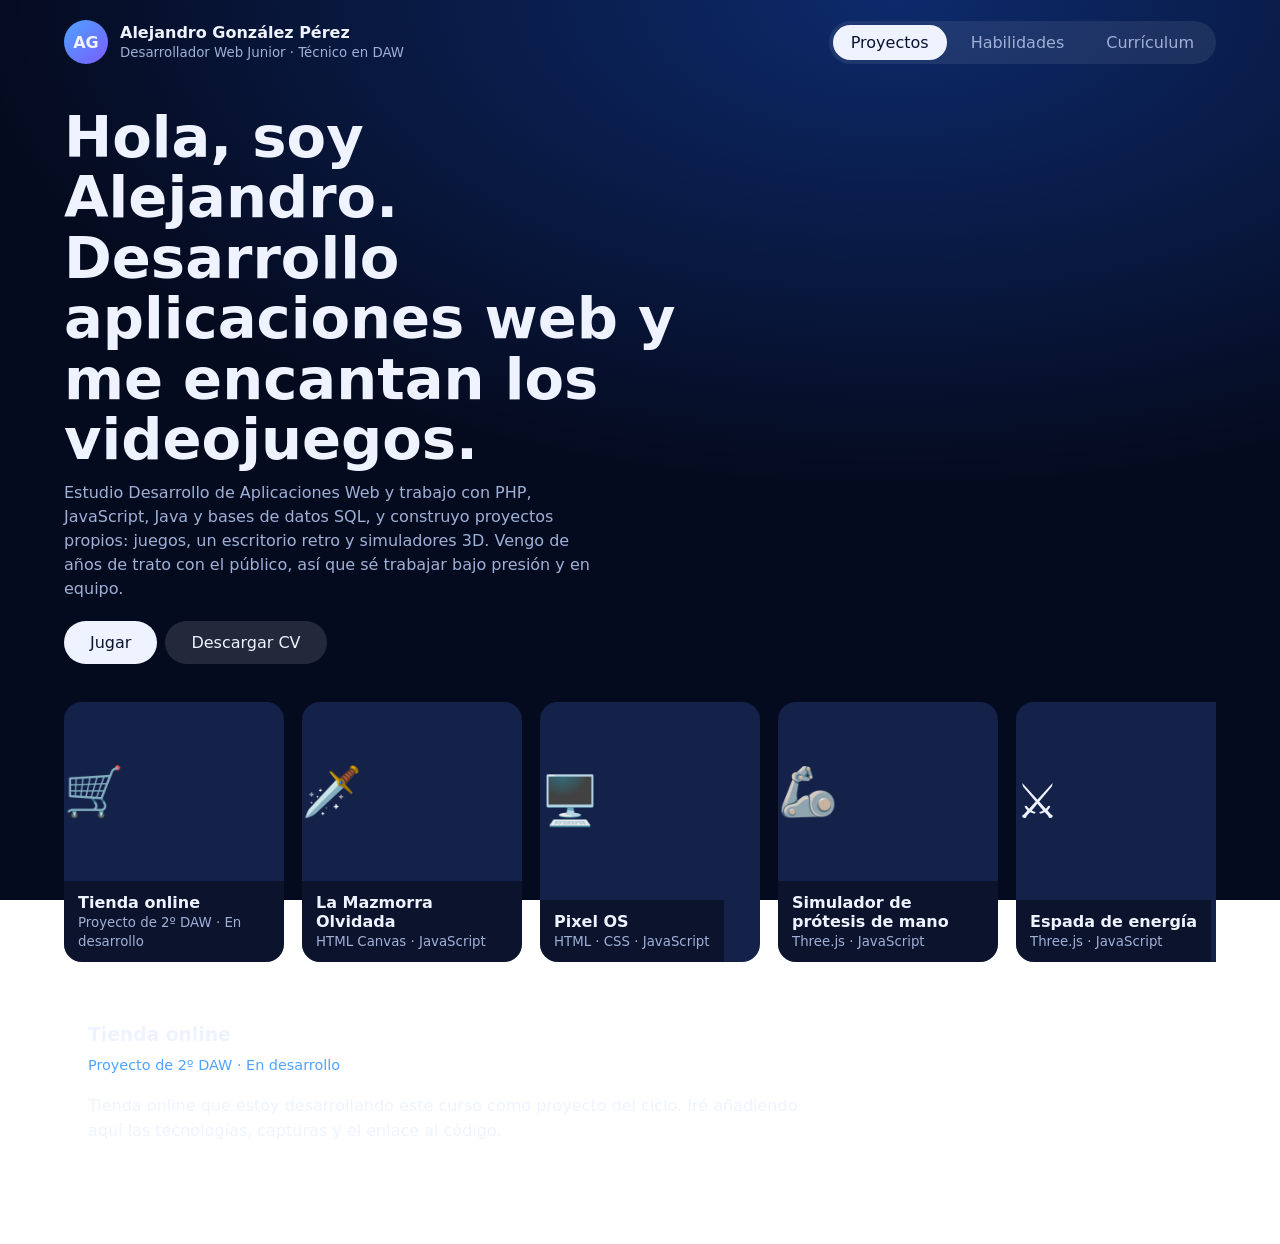
<file: index.html>
<!DOCTYPE html>
<html lang="es">
<head>
<meta charset="utf-8">
<meta name="viewport" content="width=device-width, initial-scale=1, viewport-fit=cover">
<title>Portfolio · Desarrollo de Aplicaciones Web</title>
<style>
:root{--bg:#050b1f;--bg2:#0d2a6b;--ink:#eef3ff;--mute:#9fb0d6;--card:#14224a;--acc:#4da3ff;--gold:#ffd24d;box-sizing:border-box;padding-top:env(safe-area-inset-top,0px);padding-bottom:env(safe-area-inset-bottom,0px)}
@media (prefers-color-scheme:dark){:root:not([data-theme="light"]){--bg:#050b1f}}
:root[data-theme="dark"]{--bg:#050b1f}
*{box-sizing:border-box}
html{height:100%;scroll-padding-top:env(safe-area-inset-top,0px)}
body{margin:0;min-height:100%;background:radial-gradient(120% 90% at 70% 0%,var(--bg2),var(--bg) 60%) fixed;color:var(--ink);font-family:"Rubik","Segoe UI",system-ui,sans-serif}
header{display:flex;justify-content:space-between;align-items:center;padding:20px 5vw;gap:12px;flex-wrap:wrap}
.user{display:flex;align-items:center;gap:12px}
.av{width:44px;height:44px;border-radius:50%;background:linear-gradient(135deg,var(--acc),#7b5cff);display:grid;place-items:center;font-weight:700}
nav{display:flex;gap:6px;background:#ffffff14;border-radius:999px;padding:4px}
nav button{background:none;border:0;color:var(--mute);padding:8px 18px;border-radius:999px;font:inherit;cursor:pointer}
nav button.on{background:var(--ink);color:#0a1330}
button:focus-visible,.tile:focus-visible{outline:3px solid var(--gold);outline-offset:3px}
main{padding:0 5vw 60px}
.hero{min-height:38vh;display:flex;flex-direction:column;justify-content:flex-end;max-width:640px;padding:24px 0}
h1{font-size:clamp(2rem,6vw,3.6rem);margin:0 0 10px;line-height:1.05}
.hero p{color:var(--mute);margin:0 0 20px;line-height:1.5;max-width:52ch}
.btn{display:inline-block;background:var(--ink);color:#0a1330;border:0;border-radius:999px;padding:12px 26px;font:600 1rem inherit;cursor:pointer;text-decoration:none;margin-right:8px}
.btn.ghost{background:#ffffff1f;color:var(--ink)}
.row{display:flex;gap:18px;overflow-x:auto;padding:14px 6px 24px;scroll-snap-type:x proximity}
.tile{flex:0 0 220px;height:260px;border-radius:18px;background:var(--card);border:0;color:var(--ink);text-align:left;padding:0;cursor:pointer;overflow:hidden;scroll-snap-align:start;transition:transform .2s,box-shadow .2s;display:flex;flex-direction:column;font:inherit}
.tile:hover,.tile:focus-visible{transform:scale(1.07);box-shadow:0 0 0 3px var(--ink),0 18px 40px #0008}
.art{flex:1;display:grid;place-items:center;font-size:3rem}
.tile div.t{padding:12px 14px;background:#0006}
.tile b{display:block}.tile small{color:var(--mute)}
.panel{max-width:760px;background:#ffffff0f;border-radius:18px;padding:24px;margin-top:10px;line-height:1.6}
.panel h3{margin:0 0 4px}.panel .when{color:var(--acc);font-size:.9rem}
.bars div{margin:10px 0}.bar{height:8px;background:#ffffff1f;border-radius:9px;overflow:hidden;margin-top:4px}.bar i{display:block;height:100%;background:linear-gradient(90deg,var(--acc),var(--gold))}
.chips{display:flex;flex-wrap:wrap;gap:8px}.chips span{background:#ffffff1f;border-radius:999px;padding:6px 14px;font-size:.92rem}
dialog{border:0;border-radius:18px;background:#0a1330;color:var(--ink);padding:18px;max-width:94vw}
dialog::backdrop{background:#000a}
canvas{display:block;background:#2f7d3a;border-radius:10px;max-width:100%;touch-action:none}
.hud{display:flex;justify-content:space-between;margin-bottom:8px;color:var(--mute)}
.pad{display:grid;grid-template-columns:repeat(3,52px);gap:6px;justify-content:center;margin-top:10px}
.pad button{height:46px;border-radius:12px;border:0;background:#ffffff22;color:var(--ink);font-size:1.2rem}
</style>
</head>
<body>
<header>
  <div class="user"><div class="av" id="ini"></div><div><b id="name"></b><br><small style="color:var(--mute)" id="role"></small></div></div>
  <nav id="nav"></nav>
</header>
<main>
  <section class="hero">
    <h1 id="hTitle"></h1>
    <p id="hText"></p>
    <div><a class="btn" href="mazmorra.html">Jugar</a><a class="btn ghost" id="cv" href="#">Descargar CV</a></div>
  </section>
  <div id="view"></div>
</main>

<script>
/* ===== EDITA AQUÍ TUS DATOS ===== */
const DATA={
  name:"Alejandro González Pérez", role:"Desarrollador Web Junior · Técnico en DAW",
  title:"Hola, soy Alejandro. Desarrollo aplicaciones web y me encantan los videojuegos.",
  text:"Estudio Desarrollo de Aplicaciones Web y trabajo con PHP, JavaScript, Java y bases de datos SQL, y construyo proyectos propios: juegos, un escritorio retro y simuladores 3D. Vengo de años de trato con el público, así que sé trabajar bajo presión y en equipo.",
  cvUrl:"CV_Alejandro_Gonzalez_Perez.pdf", // el PDF va en la raíz del repositorio, junto a este index.html
  email:"alejandrogonzalezperez1008@gmail.com",
  linkedin:"https://www.linkedin.com/in/alejandrogonzalezperez10081999/",
  projects:[
    {t:"Tienda online",s:"Proyecto de 2º DAW · En desarrollo",e:"🛒",d:"Tienda online que estoy desarrollando este curso como proyecto del ciclo. Iré añadiendo aquí las tecnologías, capturas y el enlace al código.",url:"#"},
    {t:"La Mazmorra Olvidada",s:"HTML Canvas · JavaScript",e:"🗡️",d:"Juego de aventuras de una mazmorra inspirado en los Zelda clásicos: 18 salas, espada, escudo y arco, tres tipos de enemigos y un gusano gigante como jefe final. Hecho con HTML Canvas y JavaScript, sin librerías.",url:"mazmorra.html",game:1},
    {t:"Pixel OS",s:"HTML · CSS · JavaScript",e:"🖥️",d:"Escritorio retro de los 90 en el navegador, con identidad propia: ventanas que se arrastran, minimizan y maximizan, menú Inicio, barra de tareas con reloj, bloc de notas con guardado local, galería de sprites, panel de control con fondos y menú contextual. Sin librerías.",url:"pixel-os/",btn:"Abrir Pixel OS"},
    {t:"Simulador de prótesis de mano",s:"Three.js · JavaScript",e:"🦾",d:"Configurador 3D en tiempo real de una prótesis de mano: grosor de pared, flexibilidad, fuerza de agarre y reparto de peso, con peso y fuerza calculados al momento. Incluye vista explosionada, capas (carcasa, mecanismo interno, malla) y una animación de impresión 3D.",url:"protesis-mano.html",btn:"Abrir simulador"},
    {t:"Espada de energía",s:"Three.js · JavaScript",e:"⚔️",d:"Simulador 3D de una espada de energía con animaciones de ataque, defensa y giro, cámara orbital con zoom y desplazamiento, modo de cámara automática y resplandor activable. Funciona con ratón, teclado (teclas 1, 2 y 3) y táctil.",url:"espada-energia.html",btn:"Abrir simulador"},
    {t:"Prisma",s:"Canvas 2D · JavaScript",e:"✨",d:"Miles de partículas que brotan de un proyector y se reorganizan en personajes en 3D (robot, conejo y alien). Proyección, rotación y físicas programadas desde cero, y las partículas reaccionan al cursor. Sin librerías.",url:"particulas-prisma.html",btn:"Abrir demo"}
  ],
  skills:["Java","JavaScript","PHP","SQL","HTML","CSS","VS Code","GitHub","Linux"],
  soft:["Comunicación efectiva","Empatía y escucha activa","Resolución de conflictos","Trabajo bajo presión","Orientación al cliente","Adaptabilidad","Trabajo en equipo","Proactividad","Capacidad de aprendizaje"],
  cv:[
    {t:"Grado Superior en Desarrollo de Aplicaciones Web",w:"IES El Cañaveral, Móstoles · Cursando actualmente",d:""},
    {t:"IA Responsable y Prompt Engineering",w:"FounderZ, Microsoft · julio – agosto 2026",d:""},
    {t:"Dependiente, Inditex (Stradivarius, Xanadú)",w:"septiembre 2021 – junio 2022",d:"Atención al cliente, cobros y conocimiento detallado del producto."},
    {t:"Dependiente, McDonald's (Boadilla del Monte)",w:"octubre 2018 – junio 2019",d:"Servicio en un entorno de alta afluencia; ayudé en la formación de nuevos compañeros."},
    {t:"Dependiente, Inditex (Massimo Dutti, Tres Aguas)",w:"julio 2017 – mayo 2018",d:"Atención al cliente y gestión de pagos."},
    {t:"Bachillerato, IES Clara Campoamor",w:"2015 – 2017, Móstoles",d:""},
    {t:"Idiomas",w:"",d:"Castellano nativo · Inglés B1"}
  ]
};
/* ================================= */
const $=s=>document.querySelector(s);
$('#name').textContent=DATA.name;$('#role').textContent=DATA.role;
$('#ini').textContent=DATA.name.split(' ').map(w=>w[0]).slice(0,2).join('');
$('#hTitle').textContent=DATA.title;$('#hText').textContent=DATA.text;$('#cv').href=DATA.cvUrl;
const tabs={Proyectos:()=>`<div class="row">${DATA.projects.map((p,i)=>`<button class="tile" data-i="${i}"><span class="art">${p.e}</span><div class="t"><b>${p.t}</b><small>${p.s}</small></div></button>`).join('')}</div><div class="panel" id="info"><h3>${DATA.projects[0].t}</h3><div class="when">${DATA.projects[0].s}</div><p>${DATA.projects[0].d}</p></div>`,
Habilidades:()=>`<div class="panel"><h3>Técnicas</h3><p class="chips">${DATA.skills.map(k=>`<span>${k}</span>`).join('')}</p><h3>Personales</h3><p class="chips">${DATA.soft.map(k=>`<span>${k}</span>`).join('')}</p></div>`,
Currículum:()=>`<div class="panel">${DATA.cv.map(c=>`<h3>${c.t}</h3><div class="when">${c.w}</div><p>${c.d}</p>`).join('')}<p><a class="btn" href="mailto:${DATA.email}">Escríbeme</a><a class="btn ghost" href="${DATA.linkedin}" target="_blank" rel="noopener">LinkedIn</a></p></div>`};
function show(k){document.querySelectorAll('#nav button').forEach(b=>b.classList.toggle('on',b.textContent==k));$('#view').innerHTML=tabs[k]();
 document.querySelectorAll('.tile').forEach(t=>{const f=()=>{const p=DATA.projects[t.dataset.i];$('#info').innerHTML=`<h3>${p.t}</h3><div class="when">${p.s}</div><p>${p.d}</p>`+`<a class="btn" href="${p.url}">${p.game?"Jugar":(p.btn||"Ver proyecto")}</a>`};t.onmouseenter=f;t.onfocus=f;t.onclick=f})}
$('#nav').innerHTML=Object.keys(tabs).map(k=>`<button>${k}</button>`).join('');
document.querySelectorAll('#nav button').forEach(b=>b.onclick=()=>show(b.textContent));show('Proyectos');

</script>
</body>
</html>
</file>
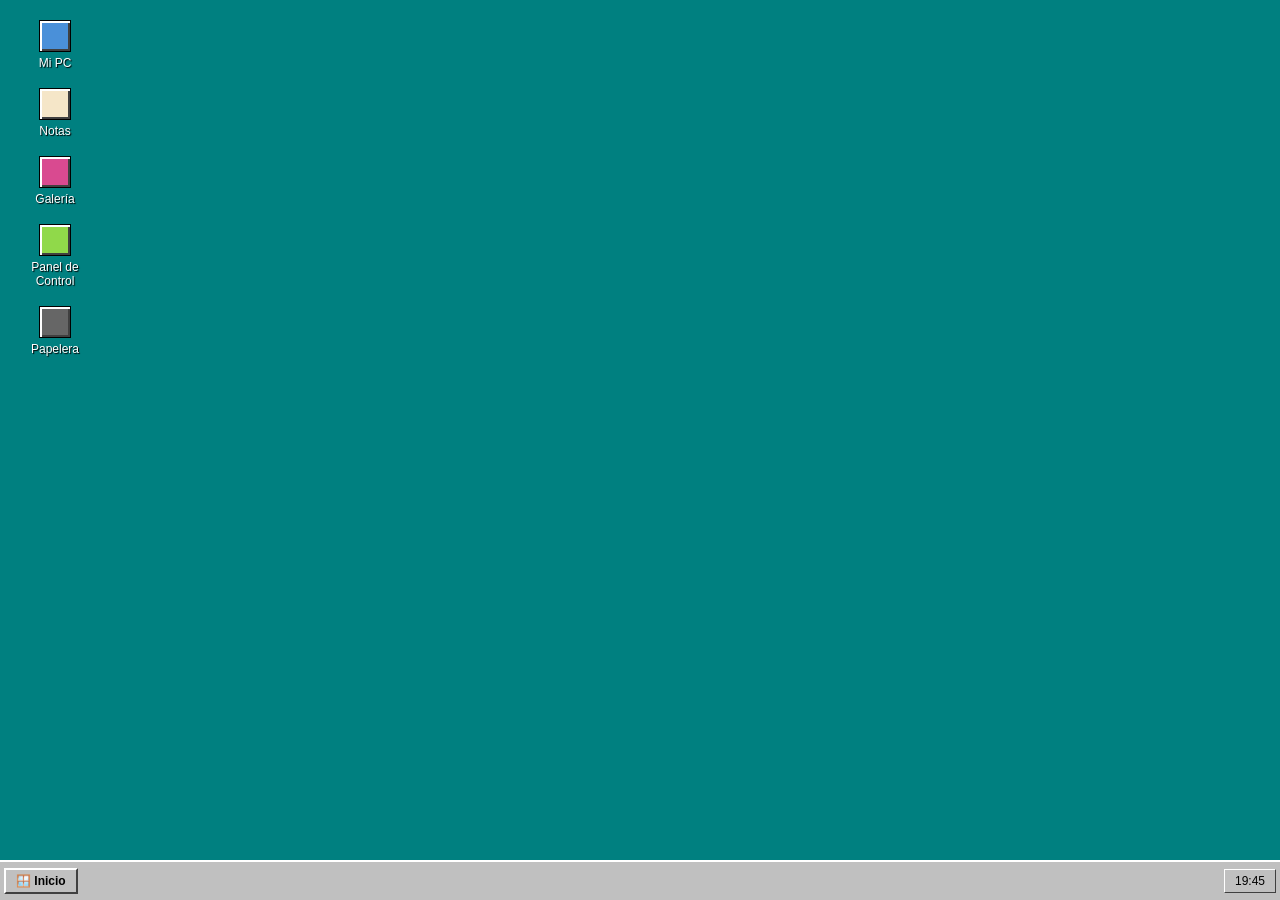
<file: pixel-os/index.html>
<!DOCTYPE html>
<html lang="es">
<head>
<meta charset="UTF-8">
<meta name="viewport" content="width=device-width, initial-scale=1.0">
<title>PIXEL OS</title>
<link rel="stylesheet" href="style.css">
</head>
<body>

<!-- ESCRITORIO -->
<div id="desktop">
  <div class="desktop-icon" data-app="mi-pc" tabindex="0">
    <div class="icon-img icon-pc"></div><span>Mi PC</span>
  </div>
  <div class="desktop-icon" data-app="notas" tabindex="0">
    <div class="icon-img icon-notes"></div><span>Notas</span>
  </div>
  <div class="desktop-icon" data-app="galeria" tabindex="0">
    <div class="icon-img icon-gallery"></div><span>Galería</span>
  </div>
  <div class="desktop-icon" data-app="control" tabindex="0">
    <div class="icon-img icon-control"></div><span>Panel de Control</span>
  </div>
  <div class="desktop-icon" data-app="papelera" tabindex="0">
    <div class="icon-img icon-trash"></div><span>Papelera</span>
  </div>
</div>

<!-- CONTENEDOR DE VENTANAS -->
<div id="windows-container"></div>

<!-- MENÚ CONTEXTUAL -->
<div id="context-menu" class="hidden">
  <div class="menu-item" data-action="refresh">🔄 Actualizar</div>
  <div class="menu-item" data-action="new-note">📝 Nueva nota</div>
  <div class="menu-separator"></div>
  <div class="menu-item" data-action="change-bg">🎨 Cambiar fondo</div>
  <div class="menu-item" data-action="properties">⚙️ Propiedades</div>
</div>

<!-- MENÚ INICIO -->
<div id="start-menu" class="hidden">
  <div class="menu-header">PIXEL OS</div>
  <div class="menu-item" data-app="mi-pc">💻 Mi PC</div>
  <div class="menu-item" data-app="notas">📝 Bloc de Notas</div>
  <div class="menu-item" data-app="galeria">🖼️ Galería</div>
  <div class="menu-item" data-app="control">⚙️ Panel de Control</div>
  <div class="menu-separator"></div>
  <div class="menu-item" id="shutdown-btn">🔴 Apagar</div>
</div>

<!-- BARRA DE TAREAS -->
<div id="taskbar">
  <button id="start-btn" class="retro-button">🪟 Inicio</button>
  <div id="taskbar-apps"></div>
  <div id="clock">10:42</div>
</div>

<!-- PANTALLA DE APAGADO -->
<div id="shutdown-screen" class="hidden">
  <p>Es seguro apagar el equipo.</p>
  <button class="retro-button" id="reboot-btn">Reiniciar</button>
</div>

<!-- PLANTILLA DE VENTANA -->
<template id="window-template">
  <div class="window">
    <div class="title-bar">
      <span class="window-title">Título</span>
      <div class="window-controls">
        <button class="win-btn minimize" aria-label="Minimizar">_</button>
        <button class="win-btn maximize" aria-label="Maximizar">☐</button>
        <button class="win-btn close" aria-label="Cerrar">X</button>
      </div>
    </div>
    <div class="window-content"></div>
  </div>
</template>

<script src="script.js"></script>
</body>
</html>
</file>
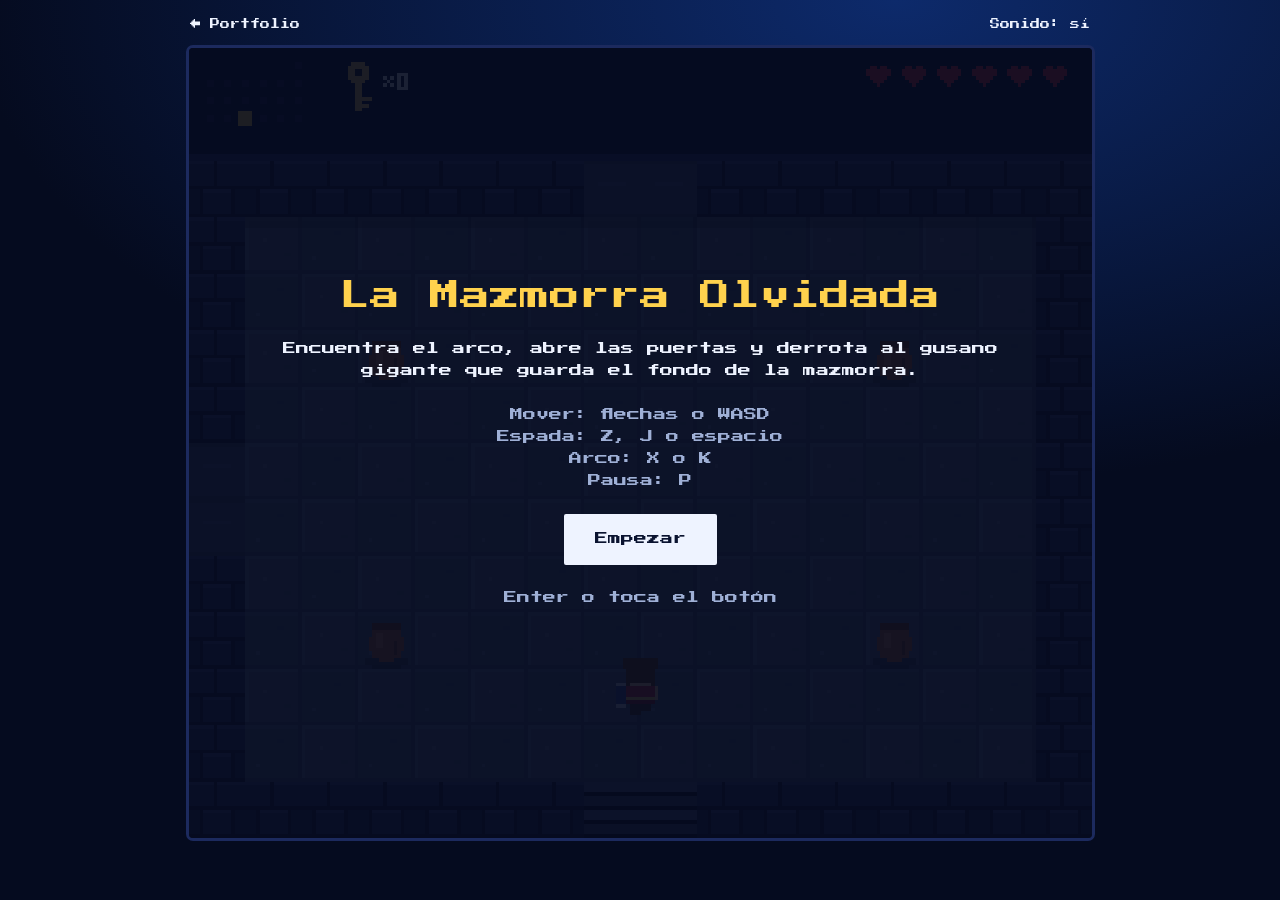
<file: La Mazmorra OlvidadaV2.html>
<!doctype html><html><head><meta charset=utf8><meta name=viewport content="width=device-width,initial-scale=1,viewport-fit=cover"><style>:root{color-scheme:light;box-sizing:border-box;padding-top:env(safe-area-inset-top,0px);padding-bottom:env(safe-area-inset-bottom,0px)}html{scroll-padding-top:env(safe-area-inset-top,0px)}body{margin:0;padding:0;font:14px -apple-system,BlinkMacSystemFont,sans-serif;background:#faf9f5;color:#141413}img{max-width:100%}[hidden]:not([hidden=until-found i]){display:none!important}</style></head><body>
<title>La Mazmorra Olvidada</title>
<link rel="preconnect" href="https://fonts.googleapis.com">
<link rel="preconnect" href="https://fonts.gstatic.com" crossorigin>
<link href="https://fonts.googleapis.com/css2?family=Press+Start+2P&display=swap" rel="stylesheet">
<style>
/* Layout: pantalla de juego 256x224 centrada, con barra superior mínima y controles táctiles debajo */
:root{--bg:#050b1f;--bg2:#0d2a6b;--ink:#eef3ff;--mute:#9fb0d6;--gold:#ffd24d;--panel:#0b1030;--line:#1c2a5e;color-scheme:dark;
 --pix:"Press Start 2P",ui-monospace,Menlo,Consolas,monospace}
*{box-sizing:border-box}
html,body{height:100%}
body{margin:0;background:var(--bg);background-image:radial-gradient(120% 90% at 70% 0%,var(--bg2),var(--bg) 60%);background-attachment:fixed;color:var(--ink);font-family:var(--pix);
 display:flex;flex-direction:column;align-items:center;gap:10px;padding-inline:16px;padding-block:10px;user-select:none;-webkit-user-select:none;touch-action:manipulation;overflow-x:hidden}
header{width:min(100%,900px);display:flex;justify-content:space-between;align-items:center;gap:12px;font-size:10px;line-height:1.6}
header a,header button{color:var(--ink);background:none;border:0;font:inherit;cursor:pointer;text-decoration:none;padding:6px 0}
header a:hover,header button:hover{color:var(--gold)}
a:focus-visible,button:focus-visible{outline:3px solid var(--gold);outline-offset:3px}
#wrap{position:relative;width:min(100%,calc((100dvh - 110px)*1.142857));aspect-ratio:256/224;container-type:inline-size;background:#000;outline:3px solid var(--line);border-radius:4px;overflow:hidden}
canvas{display:block;width:100%;height:100%;image-rendering:pixelated;image-rendering:crisp-edges}
#ov{position:absolute;inset:0;display:none;flex-direction:column;align-items:center;justify-content:center;gap:2.4cqw;text-align:center;padding:5cqw;background:#050b1fe6;line-height:1.7;font-size:clamp(7px,2.2cqw,13px)}
#ov.on{display:flex}
#ov h1{margin:0;font-size:clamp(12px,5cqw,30px);font-weight:400;line-height:1.3;color:var(--gold);text-wrap:balance}
#ov p{margin:0;max-width:60ch;color:var(--ink)}
#ov .small{color:var(--mute)}
#ov button{font:inherit;background:var(--ink);color:#0a1330;border:0;padding:1.6cqw 3.4cqw;cursor:pointer;border-radius:2px}
#ov button:hover{background:var(--gold)}
#dlg,#msg{position:absolute;left:4%;right:4%;display:none;background:var(--panel);border:2px solid var(--ink);padding:2cqw;font-size:clamp(7px,2cqw,12px);line-height:1.8}
#dlg{bottom:4%}
#dlg small{display:block;margin-top:1.2cqw;color:var(--mute)}
#msg{top:17%;text-align:center;border-color:var(--gold)}
#touch{display:none;width:min(100%,520px);justify-content:space-between;align-items:center;gap:16px;padding-block:6px}
#touch .pad{display:grid;grid-template-columns:repeat(3,52px);grid-template-rows:repeat(3,52px);gap:4px}
#touch button{background:#ffffff22;border:0;color:var(--ink);font:inherit;font-size:16px;border-radius:50%;touch-action:none}
#touch button:active{background:#ffffff55}
#touch .ab{display:flex;gap:14px;align-items:flex-end}
#touch .ab button{width:64px;height:64px;font-size:14px}
@media (pointer:coarse){#touch{display:flex}#wrap{width:min(100%,calc((100dvh - 290px)*1.142857))}}
@media (prefers-reduced-motion:reduce){*{scroll-behavior:auto}}
</style>

<header>
  <a href="index.html">&larr; Portfolio</a>
  <button id="mute" type="button" aria-pressed="false">Sonido: sí</button>
</header>
<div id="wrap">
  <canvas id="cv" aria-label="Pantalla del juego"></canvas>
  <div id="msg" role="status"></div>
  <div id="dlg" role="dialog"></div>
  <div id="ov"></div>
</div>
<div id="touch" aria-label="Controles táctiles">
  <div class="pad">
    <span></span><button data-k="up" aria-label="Arriba">&#9650;</button><span></span>
    <button data-k="left" aria-label="Izquierda">&#9664;</button><span></span><button data-k="right" aria-label="Derecha">&#9654;</button>
    <span></span><button data-k="down" aria-label="Abajo">&#9660;</button><span></span>
  </div>
  <div class="ab"><button data-k="b" aria-label="Arco">Arco</button><button data-k="a" aria-label="Espada">Espada</button></div>
</div>

<script>
(()=>{
'use strict';
const TS=16,COLS=16,ROWS=12,HUD=32,RW=COLS*TS,RH=ROWS*TS,SPD=64;
const cv=document.getElementById('cv'),ctx=cv.getContext('2d');
cv.width=RW;cv.height=RH+HUD;
const $=id=>document.getElementById(id);
const clamp=(v,a,b)=>Math.max(a,Math.min(b,v));
const rnd=(a,b)=>a+Math.random()*(b-a);
const DV={u:[0,-1],d:[0,1],l:[-1,0],r:[1,0]};
function dirTo(a,b){const dx=b.x-a.x,dy=b.y-a.y;return Math.abs(dx)>Math.abs(dy)?(dx<0?'l':'r'):(dy<0?'u':'d');}
function boxHit(a,aw,ah,b,bw,bh){return Math.abs(a.x-b.x)<(aw+bw)/2&&Math.abs(a.y-b.y)<(ah+bh)/2;}

/* ================= SONIDO ================= */
let AC=null,muted=false;
function tone(f,d,type,vol,delay,to){
  if(muted)return;
  try{
    AC=AC||new (window.AudioContext||window.webkitAudioContext)();
    const t=AC.currentTime+(delay||0),o=AC.createOscillator(),g=AC.createGain();
    o.type=type||'square';o.frequency.setValueAtTime(f,t);
    if(to)o.frequency.exponentialRampToValueAtTime(to,t+d);
    g.gain.setValueAtTime(vol||.05,t);g.gain.exponentialRampToValueAtTime(.0001,t+d);
    o.connect(g);g.connect(AC.destination);o.start(t);o.stop(t+d+.02);
  }catch(e){}
}
const SFX={
  sword:()=>tone(520,.09,'sawtooth',.05,0,180),
  hit:()=>tone(180,.1,'square',.07,0,80),
  clink:()=>{tone(1400,.05,'square',.04);tone(1900,.06,'square',.03,.03)},
  hurt:()=>tone(300,.25,'sawtooth',.07,0,70),
  arrow:()=>tone(900,.12,'triangle',.05,0,300),
  item:()=>[523,659,784,1047].forEach((f,i)=>tone(f,.14,'square',.05,i*.12)),
  door:()=>tone(120,.2,'square',.06,0,60),
  key:()=>{tone(1200,.08,'square',.05);tone(1600,.1,'square',.05,.08)},
  pick:()=>tone(900,.08,'square',.04,0,1400),
  kill:()=>tone(400,.12,'square',.06,0,100),
  fall:()=>tone(500,.4,'sine',.06,0,60),
  switch:()=>[392,523,659,784].forEach((f,i)=>tone(f,.12,'triangle',.06,i*.08)),
  boom:()=>tone(90,.4,'sawtooth',.09,0,30),
  pot:()=>tone(260,.08,'triangle',.05,0,120),
  shut:()=>tone(150,.3,'square',.06,0,70),
  roar:()=>tone(110,.5,'sawtooth',.09,0,55),
  win:()=>[523,659,784,659,784,1047].forEach((f,i)=>tone(f,.2,'square',.05,i*.15))
};
const sfx=n=>{if(SFX[n])SFX[n]();};

/* ================= ENTRADA ================= */
const held={},jp={};
const KEYMAP={ArrowUp:'up',KeyW:'up',ArrowDown:'down',KeyS:'down',ArrowLeft:'left',KeyA:'left',ArrowRight:'right',KeyD:'right',KeyZ:'a',KeyJ:'a',Space:'a',KeyX:'b',KeyK:'b',Enter:'start',KeyP:'pause',Escape:'pause'};
function press(a){if(!held[a])jp[a]=true;held[a]=true;}
function release(a){held[a]=false;}
addEventListener('keydown',e=>{const a=KEYMAP[e.code];if(!a)return;e.preventDefault();if(!e.repeat)press(a);});
addEventListener('keyup',e=>{const a=KEYMAP[e.code];if(a)release(a);});
addEventListener('blur',()=>{for(const k in held)held[k]=false;if(S&&S.mode==='play')setMode('paused');});
document.querySelectorAll('#touch button').forEach(b=>{
  const k=b.dataset.k;
  b.addEventListener('pointerdown',e=>{e.preventDefault();press(k);});
  ['pointerup','pointercancel','pointerleave'].forEach(ev=>b.addEventListener(ev,()=>release(k)));
});
$('mute').addEventListener('click',()=>{muted=!muted;$('mute').textContent='Sonido: '+(muted?'no':'sí');$('mute').setAttribute('aria-pressed',muted);});

/* ================= GRÁFICOS BASE ================= */
function R(g,x,y,w,h,c){g.fillStyle=c;g.fillRect(Math.round(x),Math.round(y),w,h);}
function ell(g,cx,cy,rx,ry,c){g.fillStyle=c;for(let j=-ry;j<ry;j++){const t=(j+.5)/ry,w=Math.round(rx*Math.sqrt(Math.max(0,1-t*t)));g.fillRect(Math.round(cx-w),Math.round(cy+j),w*2,1);}}
function mk(w,h,fn){const c=document.createElement('canvas');c.width=w;c.height=h;fn(c.getContext('2d'));return c;}
const TILE={};
TILE.f0=mk(16,16,g=>{R(g,0,0,16,16,'#5a6a92');R(g,0,0,16,1,'#6779a3');R(g,0,0,1,16,'#6779a3');R(g,0,15,16,1,'#49577f');R(g,15,0,1,16,'#49577f');R(g,5,6,1,1,'#6c7ca5');R(g,11,10,2,1,'#52628a');});
TILE.f1=mk(16,16,g=>{R(g,0,0,16,16,'#53628a');R(g,0,0,16,1,'#6070997a'.slice(0,7));R(g,0,15,16,1,'#46547b');R(g,15,0,1,16,'#46547b');R(g,9,4,2,1,'#4b5a82');R(g,3,11,1,1,'#657aa3');});
TILE.w=mk(16,16,g=>{R(g,0,0,16,16,'#121830');
  R(g,0,0,7,7,'#2b3462');R(g,8,0,8,7,'#2b3462');R(g,0,0,7,1,'#3e4a85');R(g,8,0,8,1,'#3e4a85');
  R(g,0,8,3,7,'#232b52');R(g,4,8,8,7,'#2b3462');R(g,13,8,3,7,'#232b52');R(g,4,8,8,1,'#3e4a85');});
TILE.pillar=mk(16,16,g=>{ell(g,8,14,7,2,'rgba(0,0,0,.35)');R(g,3,2,10,12,'#7d8bb5');R(g,3,2,2,12,'#a3b0d6');R(g,11,2,2,12,'#55628a');R(g,2,1,12,3,'#a3b0d6');R(g,2,13,12,2,'#3a4470');R(g,2,3,12,1,'#7d8bb5');});
TILE.pit=mk(16,16,g=>{R(g,0,0,16,16,'#05060f');R(g,0,0,16,2,'#1a2040');R(g,0,2,16,2,'#0d1230');R(g,3,9,3,1,'#0a0d22');R(g,10,12,3,1,'#0a0d22');});
TILE.pot=mk(16,16,g=>{ell(g,8,14,6,2,'rgba(0,0,0,.3)');ell(g,8,9,5,5,'#b4693f');R(g,4,3,8,2,'#7a3f22');R(g,5,6,2,4,'#d98a5a');R(g,10,8,1,4,'#8a4a28');});
TILE.chestC=mk(16,16,g=>{R(g,2,4,12,10,'#3a2412');R(g,3,5,10,8,'#8a5a2b');R(g,3,5,10,4,'#a8703a');R(g,3,9,10,1,'#3a2412');R(g,7,8,2,4,'#f2d16b');R(g,7,10,2,1,'#3a2412');});
TILE.chestO=mk(16,16,g=>{R(g,2,2,12,4,'#a8703a');R(g,2,2,12,1,'#3a2412');R(g,2,6,12,8,'#3a2412');R(g,3,7,10,6,'#8a5a2b');R(g,4,7,8,3,'#1a0f08');});
TILE.stairs=mk(16,16,g=>{R(g,0,0,16,16,'#0b0f22');for(let i=0;i<4;i++)R(g,0,i*4,16,3,i%2?'#3b4670':'#4d5a8c');});
TILE.dopen=mk(16,16,g=>{R(g,0,0,16,16,'#46537a');R(g,0,0,16,1,'#3a4668');R(g,0,15,16,1,'#3a4668');R(g,4,6,8,1,'#52608c');});
TILE.dk=mk(16,16,g=>{R(g,0,0,16,16,'#4a3018');for(let i=0;i<16;i+=4)R(g,i,0,1,16,'#33200f');R(g,0,0,16,1,'#8a6238');R(g,0,15,16,1,'#25160a');R(g,5,4,6,8,'#f2d16b');R(g,7,6,2,3,'#2a1a0a');R(g,7,9,2,2,'#2a1a0a');});
TILE.dK=mk(16,16,g=>{R(g,0,0,16,16,'#6e1f2c');R(g,0,0,16,2,'#e0b84a');R(g,0,14,16,2,'#e0b84a');R(g,0,0,2,16,'#e0b84a');R(g,14,0,2,16,'#e0b84a');ell(g,8,6,4,4,'#e0b84a');R(g,6,5,4,3,'#2a0a10');R(g,7,9,2,4,'#e0b84a');});
TILE.dx=mk(16,16,g=>{R(g,0,0,16,16,'#2c1f56');R(g,0,0,16,1,'#6a52c2');R(g,0,15,16,1,'#150d30');for(let i=0;i<5;i++){R(g,8-i,3+i,i*2+1,1,'#8f7cf0');R(g,8-i,12-i,i*2+1,1,'#8f7cf0');}R(g,7,6,2,4,'#bfe8ff');});
TILE.dshut=mk(16,16,g=>{R(g,0,0,16,16,'#151a2e');for(let i=1;i<16;i+=5){R(g,i,0,2,16,'#98a2c4');R(g,i,0,1,16,'#c9d2ee');}R(g,0,7,16,2,'#6c7699');});

/* ================= DATOS DE LA MAZMORRA ================= */
function pos(id){return id===19?{r:-1,c:5}:{r:Math.floor((id-1)/6),c:(id-1)%6};}
const EDGES=[[15,14,'o'],[15,9,'o'],[14,13,'o'],[14,8,'o'],[8,9,'o'],[8,2,'o'],[9,3,'o'],[2,1,'o'],[2,3,'o'],
  [10,4,'o'],[10,11,'o'],[10,16,'o'],[16,17,'o'],[17,11,'o'],[17,18,'o'],[18,12,'o'],[11,12,'o'],[12,6,'o'],
  [13,7,'k'],[4,5,'k'],[9,10,'x'],[6,19,'K']];
const DEF={
  15:{start:1,pots:[[2,2],[11,2],[2,7],[11,7]]},
  14:{lock:1,pillars:[[4,3],[9,6]],en:[['g',3,2],['g',10,7]]},
  13:{pots:[[1,1],[12,1],[1,8],[12,8]],chest:[6,2,'key'],en:[['g',3,6],['g',10,6]]},
  7:{lock:1,chest:[6,2,'bow'],pillars:[[4,4],[9,4]],en:[['s',2,6],['s',11,6]]},
  8:{pillars:[[3,2],[10,2],[3,7],[10,7]],en:[['g',6,4],['g',7,6],['g',2,4]]},
  9:{pillars:[[3,3],[10,3],[3,6],[10,6]],en:[['s',6,3],['g',2,5],['g',11,5]]},
  3:{eye:[6,1],torches:[[5,1],[8,1]],pits:[[0,2,14,2]],en:[['s',2,6],['s',11,7]]},
  2:{lock:1,pillars:[[3,4],[10,4]],en:[['g',3,2],['g',10,2],['g',6,7]]},
  1:{lock:1,pots:[[1,1],[2,1],[12,1],[1,8],[12,8]],en:[['s',4,4],['g',9,4],['g',9,7]]},
  10:{pillars:[[4,2],[9,2],[4,7],[9,7]],en:[['g',3,4],['g',10,5],['s',6,3]]},
  16:{lock:1,pillars:[[3,3],[10,3],[3,6],[10,6]],en:[['k',6,4,'d']]},
  17:{pits:[[4,3,2,4],[8,3,2,4]],en:[['s',2,2],['s',11,8],['g',6,5]]},
  18:{lock:1,pillars:[[3,3],[10,3],[3,6],[10,6]],chest:[11,1,'key'],en:[['k',5,5,'r'],['k',9,6,'l']]},
  11:{pits:[[6,3,2,3]],en:[['k',3,3,'r'],['g',10,2],['g',10,7]]},
  12:{lock:1,pillars:[[2,2],[11,2],[2,7],[11,7]],en:[['k',6,5,'d'],['s',3,4],['s',10,6]]},
  6:{lock:1,pillars:[[3,4],[10,4]],en:[['s',3,7],['s',10,7],['k',6,3,'d']]},
  4:{lock:1,pots:[[1,1],[12,1]],en:[['g',3,3],['g',10,3],['s',6,6]]},
  5:{lock:1,chest:[6,2,'big'],pillars:[[3,5],[10,5]],en:[['k',4,6,'r'],['k',9,7,'l']]},
  19:{boss:1,torches:[[0,0],[13,0],[0,9],[13,9]]}
};
const SIDE={N:[7,0,8,0],S:[7,11,8,11],W:[0,5,0,6],E:[15,5,15,6]};
function buildRoom(id){
  const d=DEF[id]||{},t=[];
  for(let r=0;r<ROWS;r++){const row=[];for(let c=0;c<COLS;c++)row.push((r===0||r===ROWS-1||c===0||c===COLS-1)?'W':'.');t.push(row);}
  const put=(x,y,ch)=>{t[y+1][x+1]=ch;};
  (d.pillars||[]).forEach(([x,y])=>put(x,y,'#'));
  (d.pits||[]).forEach(([x,y,w,h])=>{for(let j=0;j<h;j++)for(let i=0;i<w;i++)put(x+i,y+j,'P');});
  (d.pots||[]).forEach(([x,y])=>put(x,y,'o'));
  (d.torches||[]).forEach(([x,y])=>put(x,y,'T'));
  if(d.chest)put(d.chest[0],d.chest[1],'C');
  if(d.eye)put(d.eye[0],d.eye[1],'E');
  if(d.start){t[ROWS-1][7]='X';t[ROWS-1][8]='X';}
  const doors=[],da={};
  const me=pos(id);
  for(const [a,b,type] of EDGES){
    if(a!==id&&b!==id)continue;
    const other=a===id?b:a,o=pos(other),dr=o.r-me.r,dc=o.c-me.c;
    const side=dr<0?'N':dr>0?'S':dc<0?'W':'E';
    const s=SIDE[side],tiles=[[s[0],s[1]],[s[2],s[3]]];
    const door={side,type,to:other,tiles,id:Math.min(a,b)+'-'+Math.max(a,b)};
    doors.push(door);
    tiles.forEach(([c,r])=>{t[r][c]='D';da[r*COLS+c]=door;});
  }
  return{id,t,doors,da,shut:false,armed:false};
}

/* ================= ESTADO ================= */
let S=null,P=null,W=null,last=0,acc=0;
const doorOpen=d=>d.type==='o'||!!S.opened[d.id]||(d.type==='x'&&S.switchOn);
function isSolid(c,r,en){
  if(c<0||r<0||c>=COLS||r>=ROWS)return true;
  const ch=W.rm.t[r][c];
  switch(ch){
    case'.':return false;
    case'P':return en;
    case'D':{const d=W.rm.da[r*COLS+c];if(!doorOpen(d)||W.rm.shut)return true;return en;}
    default:return true;
  }
}
function hitsSolid(cx,cy,hw,hh,en){
  const x0=Math.floor((cx-hw)/TS),x1=Math.floor((cx+hw-.01)/TS),y0=Math.floor((cy-hh)/TS),y1=Math.floor((cy+hh-.01)/TS);
  for(let y=y0;y<=y1;y++)for(let x=x0;x<=x1;x++)if(isSolid(x,y,en))return true;
  return false;
}
function moveBox(o,dx,dy,hw,hh,en){
  const n=Math.max(1,Math.ceil(Math.max(Math.abs(dx),Math.abs(dy))));
  const sx=dx/n,sy=dy/n;
  for(let i=0;i<n;i++){
    if(sx){o.x+=sx;if(hitsSolid(o.x,o.y,hw,hh,en)){o.x-=sx;break;}}
  }
  for(let i=0;i<n;i++){
    if(sy){o.y+=sy;if(hitsSolid(o.x,o.y,hw,hh,en)){o.y-=sy;break;}}
  }
}
function solidAt(x,y){return isSolid(Math.floor(x/TS),Math.floor(y/TS),false);}

function spawn(t,x,y,dir){
  const e={type:t,x:(x+1)*TS+8,y:(y+1)*TS+8,hp:2,inv:0,stun:0,kt:0,kvx:0,kvy:0,t:rnd(.2,1),state:'idle',cd:rnd(1,2.5),bone:null,dir:dir||'d',turnT:.8,t0:Math.random()*6,dx:0,dy:0,swId:-1,dead:false};
  if(t==='k'){e.hp=3;e.state='walk';e.turnT=1;}
  return e;
}
function makeBoss(){
  const b={type:'boss',dead:false,phase:'chase',pt:0,hits:0,stunHits:0,hcd:0,flash:0,ang:Math.PI,segs:[],t:0,d2:0,vis:14,done:false};
  for(let i=0;i<14;i++)b.segs.push({x:120+i*8,y:56,r:i===0?9:(i===13?6:7-Math.round(i/14*3))});
  return b;
}
function makeWorld(id){
  const rm=buildRoom(id),d=DEF[id]||{};
  const w={id,rm,enemies:[],bones:[],arrows:[],pick:[],fx:[],boss:null,entry:{x:128,y:150}};
  if(!(d.lock&&S.cleared[id]))(d.en||[]).forEach(([t,x,y,dir])=>w.enemies.push(spawn(t,x,y,dir)));
  if(d.boss)w.boss=makeBoss();
  rm.armed=!!((d.lock&&!S.cleared[id])||d.boss);
  if(d.chest&&S.chests[id]){const[x,y]=d.chest;rm.t[y+1][x+1]='c';}
  return w;
}

/* ================= JUEGO ================= */
function newState(){
  return{mode:'title',t:0,time:0,hp:12,maxHp:12,keys:0,big:false,bow:false,arrows:0,chests:{},opened:{},cleared:{},visited:{15:true},switchOn:false,room:15,msg:'',msgT:0,dlg:null,tr:null,shake:0};
}
function newPlayer(){return{x:128,y:150,dir:'u',fx:0,fy:-1,anim:0,swing:0,swingId:0,inv:0,kb:0,kvx:0,kvy:0,bowCd:0,dead:false,shoot:0};}
function setFace(d){P.dir=d;P.fx=DV[d][0];P.fy=DV[d][1];}
function setMode(m){S.mode=m;if(m==='paused')showOv('<h1>Pausa</h1><p class="small">Pulsa P para seguir jugando.</p>');else if(S.mode==='play')hideOv();}
function showOv(h){$('ov').innerHTML=h;$('ov').classList.add('on');}
function hideOv(){$('ov').classList.remove('on');}
function say(t,sec){S.msg=t;S.msgT=sec||2.6;$('msg').textContent=t;$('msg').style.display='block';}

function showTitle(){
  S=newState();P=newPlayer();W=makeWorld(15);
  showOv('<h1>La Mazmorra Olvidada</h1><p>Encuentra el arco, abre las puertas y derrota al gusano gigante que guarda el fondo de la mazmorra.</p>'+
    '<p class="small">Mover: flechas o WASD<br>Espada: Z, J o espacio<br>Arco: X o K<br>Pausa: P</p><button id="go" type="button">Empezar</button><p class="small">Enter o toca el botón</p>');
  $('go').onclick=startGame;
}
function startGame(){
  const keepMute=muted;S=newState();P=newPlayer();W=makeWorld(15);S.mode='play';hideOv();
  setFace('u');W.entry={x:128,y:140};say('Explora las salas. La espada es la tecla Z.',3.5);muted=keepMute;
}
function die(){S.mode='dead';P.dead=true;showOv('<h1>Has caído</h1><p>Conservas las llaves, los cofres abiertos y las puertas desbloqueadas.</p><button id="go" type="button">Volver a la entrada</button><p class="small">Pulsa Enter</p>');$('go').onclick=respawn;}
function respawn(){
  S.hp=S.maxHp;S.room=15;P=newPlayer();W=makeWorld(15);S.mode='play';hideOv();
  const keep=S.visited;S.visited=keep;
}
function winGame(){
  S.mode='win';sfx('win');
  const s=Math.floor(S.time),m=Math.floor(s/60),ss=String(s%60).padStart(2,'0');
  showOv('<h1>¡Mazmorra completada!</h1><p>El gusano gigante ha caído.<br>Tiempo: '+m+':'+ss+'</p><button id="go" type="button">Jugar otra vez</button><p class="small">Pulsa Enter</p>');
  $('go').onclick=showTitle;
}

/* ---- daño al jugador ---- */
function hurt(dmg,sx,sy,canBlock){
  if(canBlock===undefined)canBlock=true;
  if(P.inv>0||P.dead||S.mode!=='play')return 0;
  const vx=sx-P.x,vy=sy-P.y,d=Math.hypot(vx,vy)||1;
  if(canBlock&&(vx/d*P.fx+vy/d*P.fy)>.5){
    sfx('clink');P.kb=.08;P.kvx=-vx/d*70;P.kvy=-vy/d*70;P.inv=.15;spark(P.x+P.fx*8,P.y+P.fy*8,'#fff');return 2;
  }
  S.hp-=dmg;P.inv=1;P.kb=.18;P.kvx=-vx/d*110;P.kvy=-vy/d*110;sfx('hurt');S.shake=.15;
  if(S.hp<=0){S.hp=0;die();}
  return 1;
}
function spark(x,y,c){for(let i=0;i<5;i++)W.fx.push({x,y,vx:rnd(-50,50),vy:rnd(-50,50),t:.3,c});}
function boom(x,y){for(let i=0;i<8;i++)W.fx.push({x,y,vx:rnd(-80,80),vy:rnd(-80,80),t:.6,c:['#ffd24d','#ff7a30','#fff'][i%3],big:1});sfx('boom');}
function dropAt(x,y){const r=Math.random();if(r<.24)W.pick.push({x,y,k:'h',t:9});else if(S.bow&&r<.5)W.pick.push({x,y,k:'a',t:9});}

/* ---- golpes a enemigos ---- */
function knightVuln(e,sx,sy){
  const vx=sx-e.x,vy=sy-e.y,d=Math.hypot(vx,vy)||1,f=DV[e.dir];
  return (vx/d*f[0]+vy/d*f[1])<-.4;
}
function hitEnemy(e,dmg,sx,sy,kind){
  if(e.inv>0||e.dead)return false;
  if(e.type==='k'){
    if(!knightVuln(e,sx,sy)){
      sfx('clink');spark(e.x+DV[e.dir][0]*8,e.y+DV[e.dir][1]*8,'#fff');e.inv=.15;
      if(kind==='sword'){const vx=P.x-e.x,vy=P.y-e.y,d=Math.hypot(vx,vy)||1;P.kb=.1;P.kvx=vx/d*90;P.kvy=vy/d*90;P.swing=0;}
      return false;
    }
    e.stun=.55;
  }
  e.hp-=dmg;e.inv=.4;
  const vx=e.x-sx,vy=e.y-sy,d=Math.hypot(vx,vy)||1;
  e.kvx=vx/d*100;e.kvy=vy/d*100;e.kt=.15;
  sfx('hit');spark(e.x,e.y,'#fff');
  if(e.hp<=0){e.dead=true;sfx('kill');boom0(e.x,e.y);dropAt(e.x,e.y);if(e.bone){e.bone.gone=true;}}
  return true;
}
function boom0(x,y){for(let i=0;i<6;i++)W.fx.push({x,y,vx:rnd(-60,60),vy:rnd(-60,60),t:.45,c:['#fff','#ffd24d','#ff7a30'][i%3]});}

/* ---- jefe ---- */
const tailPos=b=>b.segs[13];
const headBall=b=>{const h=b.segs[0];return{x:h.x+Math.cos(b.ang)*7,y:h.y+Math.sin(b.ang)*7};};
function hitTail(){const b=W.boss;if(!b||b.phase!=='chase'||b.hcd>0)return false;b.phase='stun';b.pt=8;b.stunHits=0;b.hcd=.4;b.flash=.3;sfx('boom');say('¡Está aturdido! Golpea la bola de la cabeza.',2.5);const t=tailPos(b);boom0(t.x,t.y);return true;}
function hitHead(){
  const b=W.boss;if(!b||b.phase!=='stun'||b.stunHits>=3||b.hcd>0)return false;
  b.hits++;b.stunHits++;b.hcd=.35;b.flash=.25;sfx('hit');const h=headBall(b);spark(h.x,h.y,'#ff4a5a');
  if(b.hits>=15){b.phase='dying';b.d2=0;sfx('roar');P.inv=99;}
  else if(b.stunHits>=3){b.pt=.7;}
  return true;
}
function updateBoss(dt){
  const b=W.boss;b.t+=dt;b.hcd=Math.max(0,b.hcd-dt);b.flash=Math.max(0,b.flash-dt);
  const N=b.segs.length,h=b.segs[0];
  if(b.phase==='dying'){
    b.d2+=dt;if(Math.random()<.5){const s=b.segs[Math.floor(Math.random()*N)];boom(s.x,s.y);}
    b.vis=Math.max(0,N-Math.floor(b.d2/3*N));
    if(b.d2>3.2&&!b.done){b.done=true;b.dead=true;winGame();}
    return;
  }
  if(b.phase==='stun'){b.pt-=dt;if(b.pt<=0){b.phase='frenzy';b.pt=5.5;sfx('roar');say('¡Está furioso!',1.6);}}
  else if(b.phase==='frenzy'){b.pt-=dt;if(b.pt<=0){b.phase='chase';}}
  if(b.phase==='chase'||b.phase==='frenzy'){
    const fr=b.phase==='frenzy',sp=fr?112:34,turn=fr?2.4:1.4;
    let tx=P.x,ty=P.y;const m=28;
    if((h.x<m&&Math.cos(b.ang)<0)||(h.x>RW-m&&Math.cos(b.ang)>0)||(h.y<m&&Math.sin(b.ang)<0)||(h.y>RH-m&&Math.sin(b.ang)>0)){tx=RW/2;ty=RH/2;}
    const want=Math.atan2(ty-h.y,tx-h.x);let df=want-b.ang;
    while(df>Math.PI)df-=2*Math.PI;while(df<-Math.PI)df+=2*Math.PI;
    b.ang+=clamp(df,-turn*dt,turn*dt);
    h.x=clamp(h.x+Math.cos(b.ang)*sp*dt,18,RW-18);h.y=clamp(h.y+Math.sin(b.ang)*sp*dt,18,RH-18);
  }
  for(let i=1;i<N;i++){
    const a=b.segs[i-1],s=b.segs[i];let dx=a.x-s.x,dy=a.y-s.y;const d=Math.hypot(dx,dy)||1,sc=i===1?10:8;
    if(d>sc){s.x=a.x-dx/d*sc;s.y=a.y-dy/d*sc;}
  }
  if(b.phase==='chase'||b.phase==='frenzy'){
    for(let i=0;i<N;i++){
      const s=b.segs[i];
      if(Math.abs(P.x-s.x)<s.r+4&&Math.abs(P.y-s.y)<s.r+4){hurt(i===0?2:1,s.x,s.y,false);break;}
    }
  }
}

/* ---- enemigos ---- */
function gel(e,dt){
  e.t-=dt;
  if(e.state==='idle'){
    if(e.t<=0){e.state='hop';e.t=.4;const a=Math.atan2(P.y-e.y,P.x-e.x)+(Math.random()-.5)*1.2;e.dx=Math.cos(a)*55;e.dy=Math.sin(a)*55;}
  }else{
    moveBox(e,e.dx*dt,e.dy*dt,6,6,true);
    if(e.t<=0){e.state='idle';e.t=.5+Math.random()*.7;}
  }
  if(boxHit(P,10,10,e,11,10))hurt(1,e.x,e.y);
}
function skel(e,dt){
  e.t-=dt;e.cd-=dt;
  if(e.t<=0){
    e.t=rnd(.5,1.2);const r=Math.random();
    if(r<.55)[e.dx,e.dy]=DV[dirTo(e,P)];
    else if(r<.85)[e.dx,e.dy]=DV['udlr'[Math.floor(Math.random()*4)]];
    else{e.dx=0;e.dy=0;}
  }
  moveBox(e,e.dx*26*dt,0,6,6,true);moveBox(e,0,e.dy*26*dt,6,6,true);
  if(e.dx||e.dy)e.dir=e.dx?(e.dx<0?'l':'r'):(e.dy<0?'u':'d');
  if(!e.bone&&e.cd<=0){
    const ax=Math.abs(P.x-e.x),ay=Math.abs(P.y-e.y);let d=null;
    if(ax<10&&ay<120)d=P.y<e.y?'u':'d';else if(ay<10&&ax<120)d=P.x<e.x?'l':'r';
    if(d){const v=DV[d],b={x:e.x,y:e.y,vx:v[0]*110,vy:v[1]*110,o:e,ph:'out',t:.5,rot:0,gone:false};e.bone=b;W.bones.push(b);e.cd=2.2;e.dx=e.dy=0;e.t=.5;e.dir=d;sfx('arrow');}
  }
  if(boxHit(P,10,10,e,11,12))hurt(1,e.x,e.y);
}
function knight(e,dt){
  if(e.stun>0){e.stun-=dt;if(e.stun<=0)e.turnT=.15;return;}
  e.turnT-=dt;
  if(e.turnT<=0&&e.state==='walk'){e.dir=dirTo(e,P);e.turnT=.95;}
  const v=DV[e.dir],d=Math.hypot(P.x-e.x,P.y-e.y);
  e.t-=dt;
  if(e.state==='walk'){
    if(d>20)moveBox(e,v[0]*24*dt,v[1]*24*dt,6,6,true);
    const dot=((P.x-e.x)*v[0]+(P.y-e.y)*v[1])/(d||1);
    if(d<30&&dot>.6){e.state='wind';e.t=.45;}
  }else if(e.state==='wind'){
    if(e.t<=0){e.state='thrust';e.t=.18;e.hitDone=false;sfx('sword');}
  }else if(e.state==='thrust'){
    if(!e.hitDone&&boxHit({x:e.x+v[0]*16,y:e.y+v[1]*16},v[0]?16:10,v[0]?10:16,P,10,10)){e.hitDone=true;hurt(2,e.x,e.y);}
    if(e.t<=0){e.state='cool';e.t=.7;}
  }else if(e.state==='cool'){if(e.t<=0)e.state='walk';}
}
function updateEnemies(dt){
  for(const e of W.enemies){
    e.t0+=dt;e.inv=Math.max(0,e.inv-dt);
    if(e.kt>0){e.kt-=dt;moveBox(e,e.kvx*dt,e.kvy*dt,6,6,true);continue;}
    if(e.type==='g')gel(e,dt);else if(e.type==='s')skel(e,dt);else knight(e,dt);
  }
  W.enemies=W.enemies.filter(e=>!e.dead);
}
function updateBones(dt){
  for(const b of W.bones){
    b.rot+=dt*14;
    if(b.ph==='out'){b.x+=b.vx*dt;b.y+=b.vy*dt;b.t-=dt;if(b.t<=0||solidAt(b.x,b.y))b.ph='back';}
    else{
      if(b.o.dead){b.gone=true;continue;}
      const dx=b.o.x-b.x,dy=b.o.y-b.y,d=Math.hypot(dx,dy);
      if(d<7){b.gone=true;b.o.bone=null;continue;}
      b.x+=dx/d*110*dt;b.y+=dy/d*110*dt;
    }
    if(boxHit(P,10,10,b,8,8)){const r=hurt(1,b.x,b.y);if(r){b.gone=true;b.o.bone=null;}}
  }
  W.bones=W.bones.filter(b=>!b.gone);
}
function updateArrows(dt){
  for(const a of W.arrows){
    for(let i=0;i<3&&!a.gone;i++){
      a.x+=a.vx*dt/3;a.y+=a.vy*dt/3;
      if(a.x<0||a.y<0||a.x>RW||a.y>RH){a.gone=true;break;}
      const c=Math.floor(a.x/TS),r=Math.floor(a.y/TS),ch=W.rm.t[r][c];
      if(ch==='E'){hitCrystal();a.gone=true;break;}
      if(isSolid(c,r,false)){a.gone=true;spark(a.x,a.y,'#fff');sfx('clink');break;}
      for(const e of W.enemies){if(!e.dead&&boxHit(a,4,4,e,12,12)){hitEnemy(e,2,a.x,a.y,'arrow');a.gone=true;break;}}
      if(a.gone)break;
      const b=W.boss;
      if(b&&!b.dead&&b.phase!=='dying'){
        if(b.phase==='chase'&&boxHit(a,4,4,tailPos(b),14,14)){hitTail();a.gone=true;break;}
        if(b.phase==='stun'&&b.stunHits<3&&boxHit(a,4,4,headBall(b),14,14)){hitHead();a.gone=true;break;}
        for(const s of b.segs){if(Math.hypot(a.x-s.x,a.y-s.y)<s.r){a.gone=true;spark(a.x,a.y,'#fff');break;}}
      }
    }
  }
  W.arrows=W.arrows.filter(a=>!a.gone);
}
function hitCrystal(){
  if(S.switchOn){sfx('clink');return;}
  S.switchOn=true;sfx('switch');say('Se oye un mecanismo abrirse en otra sala.',3.5);
}
function updatePick(dt){
  for(const p of W.pick){
    p.t-=dt;if(p.t<=0){p.gone=true;continue;}
    if(boxHit(P,10,10,p,8,8)){p.gone=true;sfx('pick');if(p.k==='h')S.hp=Math.min(S.maxHp,S.hp+2);else S.arrows=Math.min(30,S.arrows+5);}
  }
  W.pick=W.pick.filter(p=>!p.gone);
}
function updateFx(dt){for(const f of W.fx){f.t-=dt;f.x+=f.vx*dt;f.y+=f.vy*dt;}W.fx=W.fx.filter(f=>f.t>0);}

/* ---- jugador ---- */
function swordRect(){
  const cx=P.x+P.fx*13,cy=P.y+P.fy*13,h=P.fx!==0;
  return{x:cx,y:cy,w:h?20:16,h:h?16:20};
}
function swordHit(){
  if(P.swing>.2||P.swing<.04)return;
  const sr=swordRect();
  for(const e of W.enemies){
    if(e.dead||e.swId===P.swingId)continue;
    if(boxHit(sr,sr.w,sr.h,e,12,12)){e.swId=P.swingId;hitEnemy(e,1,P.x,P.y,'sword');}
  }
  const b=W.boss;
  if(b&&!b.dead&&b.swId!==P.swingId){
    if(b.phase==='chase'&&boxHit(sr,sr.w,sr.h,tailPos(b),14,14)){b.swId=P.swingId;hitTail();}
    else if(b.phase==='stun'&&b.stunHits<3&&boxHit(sr,sr.w,sr.h,headBall(b),14,14)){b.swId=P.swingId;hitHead();}
  }
  const x0=Math.floor((sr.x-sr.w/2)/TS),x1=Math.floor((sr.x+sr.w/2-.01)/TS),y0=Math.floor((sr.y-sr.h/2)/TS),y1=Math.floor((sr.y+sr.h/2-.01)/TS);
  for(let y=y0;y<=y1;y++)for(let x=x0;x<=x1;x++){
    if(x<0||y<0||x>=COLS||y>=ROWS)continue;
    const ch=W.rm.t[y][x];
    if(ch==='o'){W.rm.t[y][x]='.';sfx('pot');boom0(x*TS+8,y*TS+8);dropAt(x*TS+8,y*TS+8);}
    else if(ch==='E'&&P.swId!==P.swingId){P.swId=P.swingId;sfx('clink');spark(x*TS+8,y*TS+8,'#bfe8ff');}
  }
}
function actionA(){
  const tx=Math.floor((P.x+P.fx*10)/TS),ty=Math.floor((P.y+P.fy*10)/TS);
  if(tx>=0&&ty>=0&&tx<COLS&&ty<ROWS&&W.rm.t[ty][tx]==='C'){openChest(tx,ty);return;}
  P.swing=.25;P.swingId++;sfx('sword');
}
function actionB(){
  if(!S.bow||P.bowCd>0)return;
  if(S.arrows<=0){say('No te quedan flechas. Rompe vasijas para encontrar más.',2.2);return;}
  S.arrows--;P.bowCd=.35;P.shoot=.2;sfx('arrow');
  W.arrows.push({x:P.x+P.fx*8,y:P.y+P.fy*8,vx:P.fx*200,vy:P.fy*200,dir:P.dir,gone:false});
}
function openChest(tx,ty){
  const id=W.id,item=DEF[id].chest[2];
  W.rm.t[ty][tx]='c';S.chests[id]=true;sfx('item');
  let txt='';
  if(item==='key'){S.keys++;txt='¡Has encontrado una llave pequeña!<small>Abre una puerta cerrada con cerradura.</small>';}
  else if(item==='bow'){S.bow=true;S.arrows=20;txt='¡Has encontrado el arco!<small>Pulsa X (o el botón Arco) para disparar. Llega donde la espada no llega.</small>';}
  else{S.big=true;txt='¡Has encontrado la llave grande!<small>Abre la puerta que lleva al guardián de la mazmorra.</small>';}
  S.dlg={item,t:0,tx:txt};S.mode='dialog';
  $('dlg').innerHTML=txt;$('dlg').style.display='block';
}
function updatePlayer(dt){
  P.inv=Math.max(0,P.inv-dt);P.bowCd=Math.max(0,P.bowCd-dt);P.shoot=Math.max(0,P.shoot-dt);
  if(P.kb>0){P.kb-=dt;moveBox(P,P.kvx*dt,P.kvy*dt,5,5,false);}
  else if(P.swing>0){P.swing-=dt;swordHit();}
  else{
    const dx=(held.right?1:0)-(held.left?1:0),dy=(held.down?1:0)-(held.up?1:0);
    if(dx||dy){
      const horiz=P.dir==='l'||P.dir==='r';
      if(dx&&!dy)setFace(dx>0?'r':'l');else if(dy&&!dx)setFace(dy>0?'d':'u');
      else if(horiz)setFace(dx>0?'r':'l');else setFace(dy>0?'d':'u');
      const m=Math.hypot(dx,dy);
      moveBox(P,dx/m*SPD*dt,0,5,5,false);moveBox(P,0,dy/m*SPD*dt,5,5,false);P.anim+=dt*9;
    }
    if(jp.a)actionA();else if(jp.b)actionB();
  }
  // foso
  const c=Math.floor(P.x/TS),r=Math.floor(P.y/TS);
  if(c>=0&&r>=0&&c<COLS&&r<ROWS&&W.rm.t[r][c]==='P'&&P.kb<=0){
    sfx('fall');S.hp-=1;P.x=W.entry.x;P.y=W.entry.y;P.inv=1;
    if(S.hp<=0){S.hp=0;die();}else say('Te has caído al foso.',1.6);
  }
  // puertas cerradas
  for(const d of W.rm.doors){
    if(doorOpen(d))continue;
    const[c0,r0]=d.tiles[0],[c1,r1]=d.tiles[1];
    const x0=c0*TS-3,y0=r0*TS-3,x1=(c1+1)*TS+3,y1=(r1+1)*TS+3;
    if(P.x+5>x0&&P.x-5<x1&&P.y+5>y0&&P.y-5<y1&&P.msgCd===undefined){}
    if(P.x+5>x0&&P.x-5<x1&&P.y+5>y0&&P.y-5<y1&&S.msgT<=0){
      const toward=(d.side==='N'&&held.up)||(d.side==='S'&&held.down)||(d.side==='W'&&held.left)||(d.side==='E'&&held.right);
      if(!toward)continue;
      if(d.type==='k'){
        if(S.keys>0){S.keys--;S.opened[d.id]=true;sfx('key');sfx('door');say('Has abierto la puerta.',1.8);}
        else say('Está cerrada. Necesitas una llave pequeña.',2.4);
      }else if(d.type==='K'){
        if(S.big){S.opened[d.id]=true;sfx('key');sfx('door');say('La puerta del guardián se abre.',2);}
        else say('Puerta enorme. Necesitas la llave grande.',2.4);
      }else if(d.type==='x'){
        say('Una puerta mágica. Algo la activa desde lejos.',2.4);
      }
    }
  }
}
function updateLock(){
  const rm=W.rm,alive=W.enemies.length>0||(W.boss&&!W.boss.dead);
  if(!rm.armed)return;
  if(alive){
    if(!rm.shut&&P.x>24&&P.x<RW-24&&P.y>24&&P.y<RH-24){rm.shut=true;sfx('shut');}
  }else{
    if(rm.shut){rm.shut=false;sfx('door');}
    rm.armed=false;if(DEF[W.id].lock)S.cleared[W.id]=true;
  }
}
function checkEdge(){
  let side=null;
  if(P.y<8&&held.up)side='N';else if(P.y>RH-8&&held.down)side='S';else if(P.x<8&&held.left)side='W';else if(P.x>RW-8&&held.right)side='E';
  if(!side)return;
  const d=W.rm.doors.find(q=>q.side===side);
  if(!d||!doorOpen(d)||W.rm.shut)return;
  startTrans(d,side);
}
function startTrans(door,side){
  const nw=makeWorld(door.to);
  const v={N:[0,-1],S:[0,1],W:[-1,0],E:[1,0]}[side];
  const to={x:P.x,y:P.y};
  if(side==='N'){to.y=RH-12;to.x=clamp(P.x,118,138);}
  if(side==='S'){to.y=12;to.x=clamp(P.x,118,138);}
  if(side==='W'){to.x=RW-12;to.y=clamp(P.y,86,106);}
  if(side==='E'){to.x=12;to.y=clamp(P.y,86,106);}
  const e={...to};
  if(side==='N')e.y=RH-34;if(side==='S')e.y=34;if(side==='W')e.x=RW-34;if(side==='E')e.x=34;
  nw.entry=e;
  S.tr={old:W,nw,dx:v[0],dy:v[1],t:0,dur:.55,from:{x:P.x,y:P.y},to};
  S.mode='trans';$('msg').style.display='none';S.msgT=0;
}
function updateTrans(dt){
  const tr=S.tr;tr.t+=dt;
  if(tr.t>=tr.dur){
    W=tr.nw;S.room=W.id;S.visited[W.id]=true;P.x=tr.to.x;P.y=tr.to.y;S.mode='play';S.tr=null;
    if(W.id===19){say('El guardián despierta. Golpea la bola roja de su cola.',4);sfx('roar');}
  }
}

/* ================= BUCLE ================= */
function updatePlay(dt){
  S.time+=dt;S.shake=Math.max(0,S.shake-dt);
  if(S.msgT>0){S.msgT-=dt;if(S.msgT<=0)$('msg').style.display='none';}
  if(jp.pause){setMode('paused');return;}
  updatePlayer(dt);
  if(S.mode!=='play')return;
  updateEnemies(dt);updateBones(dt);updateArrows(dt);updatePick(dt);updateFx(dt);
  if(W.boss)updateBoss(dt);
  if(S.mode!=='play'&&S.mode!=='win')return;
  updateLock();checkEdge();
}
function step(dt){
  switch(S.mode){
    case'title':if(jp.start||jp.a)startGame();break;
    case'play':updatePlay(dt);break;
    case'trans':updateTrans(dt);break;
    case'dialog':S.dlg.t+=dt;if(S.dlg.t>.9&&(jp.a||jp.start||jp.b)){S.mode='play';S.dlg=null;$('dlg').style.display='none';}break;
    case'paused':if(jp.pause||jp.start){S.mode='play';hideOv();}break;
    case'dead':if(jp.start||jp.a)respawn();break;
    case'win':if(jp.start||jp.a)showTitle();break;
  }
}

/* ================= DIBUJO ================= */
function drawRoom(rm,ox,oy){
  for(let r=0;r<ROWS;r++)for(let c=0;c<COLS;c++){
    const x=ox+c*TS,y=oy+r*TS,ch=rm.t[r][c];
    if(x<-TS||x>RW||y<-TS||y>RH)continue;
    const fl=((c+r)&1)?TILE.f1:TILE.f0;
    if(ch==='W'){ctx.drawImage(TILE.w,x,y);continue;}
    if(ch==='X'){ctx.drawImage(TILE.stairs,x,y);continue;}
    if(ch==='D'){
      const d=rm.da[r*COLS+c],open=doorOpen(d);
      ctx.drawImage(open?(rm.shut?TILE.dshut:TILE.dopen):TILE['d'+d.type],x,y);continue;
    }
    ctx.drawImage(fl,x,y);
    const up=r>0?rm.t[r-1][c]:'W';
    if(ch!=='P'&&(up==='W'||up==='#'||up==='D'))R(ctx,x,y,16,3,'rgba(0,0,0,.22)');
    if(ch==='P')ctx.drawImage(TILE.pit,x,y);
    else if(ch==='#')ctx.drawImage(TILE.pillar,x,y);
    else if(ch==='o')ctx.drawImage(TILE.pot,x,y);
    else if(ch==='C')ctx.drawImage(TILE.chestC,x,y);
    else if(ch==='c')ctx.drawImage(TILE.chestO,x,y);
    else if(ch==='T'){R(ctx,x+4,y+8,8,6,'#5c4a3a');R(ctx,x+3,y+7,10,2,'#8a7258');const f=Math.floor(S.t*8+c)%2;ell(ctx,x+8,y+5,3,4+f,'#ff9a30');ell(ctx,x+8,y+6,2,2+f,'#fff1a0');}
    else if(ch==='E'){
      R(ctx,x+3,y+10,10,5,'#4a5580');R(ctx,x+3,y+10,10,1,'#7482b4');
      const on=S.switchOn,col=on?'#7ff0ff':'#5a79c8',hi=on?'#ffffff':'#9db4ee';
      for(let i=0;i<5;i++){R(ctx,x+8-i,y+4+i,i*2+1,1,col);R(ctx,x+8-i,y+9-i+(i>3?0:0),i*2+1,1,i<4?col:col);}
      R(ctx,x+7,y+4,2,5,hi);
      if(on&&Math.floor(S.t*6)%2)R(ctx,x+1,y+1,2,2,'#fff');
    }
  }
}
function drawHero(g,x,y,dir,anim,inv){
  if(inv>0&&Math.floor(inv*20)%2===0)return;
  const f=Math.floor(anim)%2,SK='#f2c9a0',HR='#6b3b1f',TU='#c8344a',TD='#8f2236',BT='#4a3426',GD='#f2d16b',SH='#3a56a8',SR='#cfd8f5';
  g.save();g.translate(Math.round(x),Math.round(y));
  if(dir==='r'){g.translate(16,0);g.scale(-1,1);}
  if(dir==='d'){
    R(g,5,f?12:13,3,3,BT);R(g,8,f?13:12,3,3,BT);R(g,4,7,8,6,TU);R(g,4,11,8,1,GD);R(g,4,12,8,1,TD);R(g,3,8,1,4,SK);
    R(g,12,7,3,7,SR);R(g,12,8,3,5,SH);R(g,13,9,1,3,GD);
    R(g,4,1,8,7,SK);R(g,3,0,10,3,HR);R(g,3,2,2,3,HR);R(g,11,2,2,3,HR);R(g,6,5,1,2,'#222');R(g,9,5,1,2,'#222');
  }else if(dir==='u'){
    R(g,5,f?12:13,3,3,BT);R(g,8,f?13:12,3,3,BT);R(g,4,7,8,6,TU);R(g,4,11,8,1,GD);R(g,4,12,8,1,TD);R(g,12,8,1,4,SK);
    R(g,1,7,3,7,SR);R(g,1,8,3,5,SH);
    R(g,4,1,8,7,HR);R(g,3,0,10,3,HR);R(g,5,7,6,1,SK);
  }else{
    R(g,6,f?12:13,3,3,BT);R(g,9,f?13:12,3,3,BT);R(g,5,7,7,6,TU);R(g,5,11,7,1,GD);R(g,5,12,7,1,TD);
    R(g,4,1,8,7,SK);R(g,5,0,8,3,HR);R(g,9,2,3,5,HR);R(g,5,5,1,2,'#222');
    R(g,2,7,3,7,SR);R(g,2,8,2,5,SH);R(g,2,10,1,1,GD);
  }
  g.restore();
}
function drawSword(g,px,py,p){
  const t=1-clamp(p.swing/.25,0,1);
  const base=Math.atan2(p.fy,p.fx),a=base+(-1.3+2.6*t);
  for(let k=5;k<=18;k+=1.5){
    const x=px+Math.cos(a)*k,y=py+Math.sin(a)*k;
    R(g,x-1,y-1,2,2,k<7?'#f2d16b':'#eef4ff');
  }
}
function drawGel(g,e){
  const hop=e.state==='hop',br=Math.sin(e.t0*6)*.8;
  const rx=hop?5:7+br,ry=hop?8:5-br,lift=hop?Math.abs(Math.sin(e.t*8))*3:0;
  const bx=Math.round(e.x),by=Math.round(e.y+6-lift);
  ell(g,bx,Math.round(e.y+6),6,2,'rgba(0,0,0,.3)');
  if(e.inv>0&&Math.floor(e.inv*30)%2){ell(g,bx,by-ry,Math.round(rx),Math.round(ry),'#fff');return;}
  ell(g,bx,by-Math.round(ry),Math.round(rx)+1,Math.round(ry)+1,'#157a64');
  ell(g,bx,by-Math.round(ry),Math.round(rx),Math.round(ry),'#3fd0a8');
  R(g,bx-3,by-Math.round(ry)-2,2,2,'#b6ffe9');
  R(g,bx-3,by-Math.round(ry),2,2,'#123');R(g,bx+1,by-Math.round(ry),2,2,'#123');
}
function drawSkel(g,e){
  const x=Math.round(e.x)-8,y=Math.round(e.y)-9;
  if(e.inv>0&&Math.floor(e.inv*30)%2)return;
  g.save();g.translate(x,y);const W_='#e8e6d8',D='#9c9a88',w=Math.floor(e.t0*6)%2;
  R(g,5,w?11:12,2,4,W_);R(g,9,w?12:11,2,4,W_);
  R(g,5,7,6,5,W_);R(g,6,8,4,1,D);R(g,6,10,4,1,D);R(g,3,7,2,4,W_);R(g,11,7,2,4,W_);
  R(g,4,0,8,7,W_);R(g,4,6,8,1,D);
  if(e.dir!=='u'){R(g,5,2,2,2,'#111');R(g,9,2,2,2,'#111');R(g,7,5,2,1,'#111');}
  g.restore();
}
function drawBone(g,b){
  const a=b.rot;g.save();g.translate(Math.round(b.x),Math.round(b.y));
  for(let k=-4;k<=4;k+=2){R(g,Math.cos(a)*k-1,Math.sin(a)*k-1,2,2,'#f0eee0');}
  R(g,Math.cos(a)*5-1,Math.sin(a)*5-1,3,3,'#f0eee0');R(g,-Math.cos(a)*5-1,-Math.sin(a)*5-1,3,3,'#f0eee0');
  g.restore();
}
function drawKnight(g,e){
  const x=Math.round(e.x)-8,y=Math.round(e.y)-9;
  g.save();
  if(e.stun>0&&Math.floor(e.stun*20)%2)g.globalAlpha=.55;
  g.translate(x,y);
  const d=e.dir,STE='#8e9bc0',STD='#5f6c93',PL='#d8344a',GD='#e0b84a',SH='#2f4a9a',w=Math.floor(e.t0*5)%2;
  if(d==='l'||d==='r'){
    if(d==='r'){g.translate(16,0);g.scale(-1,1);}
    R(g,6,w?12:13,3,3,'#3a4468');R(g,9,w?13:12,3,3,'#3a4468');
    R(g,5,6,8,7,STD);R(g,4,0,8,7,STE);R(g,6,-1,3,2,PL);R(g,4,3,3,1,'#111');
    R(g,0,4,5,11,GD);R(g,1,5,3,9,SH);R(g,1,8,3,2,GD);
  }else if(d==='d'){
    R(g,5,w?12:13,3,3,'#3a4468');R(g,8,w?13:12,3,3,'#3a4468');
    R(g,4,0,8,7,STE);R(g,7,-1,2,2,PL);R(g,5,3,6,1,'#111');
    R(g,2,6,12,9,GD);R(g,3,7,10,7,SH);R(g,7,8,2,5,GD);R(g,5,10,6,2,GD);
  }else{
    R(g,5,w?12:13,3,3,'#3a4468');R(g,8,w?13:12,3,3,'#3a4468');
    R(g,3,6,10,8,STD);R(g,4,0,8,7,STE);R(g,7,-1,2,2,PL);R(g,7,4,2,5,'#47527a');R(g,6,3,4,2,GD);
  }
  g.restore();
  if(e.state==='wind'||e.state==='thrust'){
    const v=DV[e.dir],len=e.state==='thrust'?22:9;
    for(let k=6;k<=len;k+=2)R(g,e.x+v[0]*k-1+(e.state==='wind'?v[1]*6:0),e.y+v[1]*k-1+(e.state==='wind'?-v[0]*6:0),3,3,k<9?GD:'#eef4ff');
  }
}
function circle(g,cx,cy,r,c){ell(g,Math.round(cx),Math.round(cy),r,r,c);}
function drawBoss(b){
  const g=ctx,fr=b.phase==='frenzy',st=b.phase==='stun';
  const body=fr?['#b4472f','#9a3a28']:['#6a963a','#5a8530'],out=fr?'#4d1a12':'#2b4420';
  for(let i=Math.min(b.vis,b.segs.length)-1;i>=0;i--){
    const s=b.segs[i],shake=st?Math.sin(b.t*40+i)*.7:0,x=s.x+shake,y=s.y;
    const white=b.flash>0&&Math.floor(b.flash*40)%2;
    circle(g,x,y+2,s.r+1,'rgba(0,0,0,.28)');
    circle(g,x,y,s.r+1,out);
    circle(g,x,y,s.r,white?'#fff':(i===0?(fr?'#c4573a':'#86b043'):body[i%2]));
    if(i>0&&i<13)circle(g,x-1,y-1,Math.max(1,Math.floor(s.r/2)),fr?'#d98a6a':'#a6c85a');
    if(i===13&&b.phase==='chase'){
      const p=2+Math.sin(b.t*8)*.8;circle(g,x,y,Math.round(5+p/2),'#ff2a3a');circle(g,x-1,y-1,2,'#ffb0b8');circle(g,x,y,Math.round(5+p/2)+1,'rgba(255,60,80,.25)');
    }
  }
  if(b.vis>0){
    const h=b.segs[0],ca=Math.cos(b.ang),sa=Math.sin(b.ang),px=-sa,py=ca;
    const ex=h.x+ca*3,ey=h.y+sa*3;
    for(const sd of[-1,1]){
      const x=ex+px*5*sd,y=ey+py*5*sd;
      circle(g,x,y,3,'#fff');
      circle(g,x+ca*1,y+sa*1,fr?2:1,fr?'#ff2020':(st?'#888':'#111'));
    }
    const mx=h.x+ca*8,my=h.y+sa*8;
    R(g,mx-1,my-1,3,3,'#3a0d0d');R(g,mx-3*px-1,my-3*py-1,2,2,'#fff');R(g,mx+3*px-1,my+3*py-1,2,2,'#fff');
    if(st&&b.stunHits<3){const hb=headBall(b),p=Math.sin(b.t*10)*.8;circle(g,hb.x,hb.y,Math.round(4+p),'#ff2a3a');circle(g,hb.x-1,hb.y-1,1,'#ffb0b8');circle(g,hb.x,hb.y,6,'rgba(255,60,80,.28)');}
    if(st){for(let i=0;i<3;i++){const a=b.t*5+i*2.1;R(g,h.x+Math.cos(a)*12-1,h.y-12+Math.sin(a)*3-1,3,3,'#ffd24d');}}
  }
}
function drawPickup(g,p){
  const bob=Math.sin(S.t*6)*1;
  if(p.t<2&&Math.floor(p.t*8)%2)return;
  if(p.k==='h'){HEART(g,Math.round(p.x)-3,Math.round(p.y-3+bob),'#e8334a');}
  else{R(g,p.x-4,p.y+bob-1,8,2,'#c8a46a');R(g,p.x+3,p.y+bob-2,2,4,'#eef4ff');R(g,p.x-5,p.y+bob-2,2,4,'#7ad06a');}
}
const HP=['.xx.xx.','xxxxxxx','xxxxxxx','.xxxxx.','..xxx..','...x...'];
function HEART(g,x,y,c,half){for(let j=0;j<6;j++)for(let i=0;i<7;i++){if(HP[j][i]==='x'&&(!half||i<4))R(g,x+i,y+j,1,1,c);}}
function drawWorld(w,ox,oy,withPlayer){
  ctx.save();ctx.translate(ox,oy+HUD);
  drawRoom(w.rm,0,0);
  for(const p of w.pick)drawPickup(ctx,p);
  const list=[...w.enemies].sort((a,b)=>a.y-b.y);
  for(const e of list){if(e.type==='g')drawGel(ctx,e);else if(e.type==='s')drawSkel(ctx,e);else drawKnight(ctx,e);}
  if(w.boss)drawBoss(w.boss);
  for(const b of w.bones)drawBone(ctx,b);
  for(const a of w.arrows){
    const v=DV[a.dir];
    for(let k=-5;k<=4;k+=1)R(ctx,a.x+v[0]*k-.5,a.y+v[1]*k-.5,1+(v[0]?0:0),1,'#c8a46a');
    R(ctx,a.x+v[0]*5-1,a.y+v[1]*5-1,3,3,'#eef4ff');R(ctx,a.x-v[0]*6-1,a.y-v[1]*6-1,3,3,'#7ad06a');
  }
  if(withPlayer)drawPlayer();
  for(const f of w.fx)R(ctx,f.x,f.y,f.big?3:2,f.big?3:2,f.c);
  ctx.restore();
}
function drawItemIcon(g,item,x,y){
  if(item==='key'||item==='big'){
    const c=item==='big'?'#e0b84a':'#f2d16b',s=item==='big'?1:0;
    ell(g,x+4,y+3,3+s,3+s,c);ell(g,x+4,y+3,1,1,'#222');R(g,x+3,y+6,2,8,c);R(g,x+5,y+10,3,1,c);R(g,x+5,y+12,2,1,c);
  }else{
    R(g,x-2,y+1,2,12,'#8a5a2b');R(g,x,y,2,2,'#8a5a2b');R(g,x,y+12,2,2,'#8a5a2b');R(g,x+2,y+2,1,10,'#eef4ff');R(g,x-6,y+7,12,1,'#c8a46a');R(g,x+5,y+5,3,5,'#eef4ff');
  }
}
function drawPlayer(){
  const x=P.x-8,y=P.y-9;
  drawHero(ctx,x,y,P.dir,P.anim,P.inv);
  if(P.swing>0)drawSword(ctx,P.x,P.y,P);
  if(P.shoot>0){const v=[P.fx,P.fy];R(ctx,P.x+v[0]*7-1,P.y+v[1]*7-1,3,3,'#8a5a2b');}
  if(S.mode==='dialog'&&S.dlg)drawItemIcon(ctx,S.dlg.item,P.x-4,P.y-30);
}
const DIG={'0':'111101101101111','1':'010110010010111','2':'111001111100111','3':'111001111001111','4':'101101111001001','5':'111100111001111','6':'111100111101111','7':'111001001001001','8':'111101111101111','9':'111101111001111','x':'000101010101000'};
function num(str,x,y,c){str=String(str);for(let n=0;n<str.length;n++){const p=DIG[str[n]];if(!p)continue;for(let j=0;j<5;j++)for(let i=0;i<3;i++)if(p[j*3+i]==='1')R(ctx,x+n*4+i,y+j,1,1,c);}}
function drawHUD(){
  R(ctx,0,0,RW,HUD,'#0b1030');R(ctx,0,HUD-2,RW,2,'#26346e');
  for(let id=1;id<=19;id++){
    const p=pos(id),x=4+p.c*5,y=3+(p.r+1)*5;
    if(S.visited[id])R(ctx,x,y,4,4,id===S.room?(Math.floor(S.t*4)%2?'#fff':'#ffd24d'):'#4d78d8');
    else R(ctx,x+1,y+1,2,2,'#1a2352');
  }
  let x=44;
  R(ctx,x,5,1,1,'#0000');drawItemIcon(ctx,'key',x,4);num('x'+S.keys,x+11,7,'#eef4ff');
  if(S.big)drawItemIcon(ctx,'big',x,17);
  if(S.bow){drawItemIcon(ctx,'bow',x+38,5);num('x'+S.arrows,x+48,8,'#eef4ff');}
  for(let i=0;i<6;i++){
    const hx=RW-4-(6-i)*10,v=S.hp-i*2;
    HEART(ctx,hx,5,'#2a1a3a');
    if(v>=2)HEART(ctx,hx,5,'#e8334a');else if(v===1)HEART(ctx,hx,5,'#e8334a',true);
  }
  if(W&&W.id===19&&W.boss){
    const left=15-W.boss.hits;
    for(let i=0;i<15;i++)R(ctx,RW-4-15*4+i*4,19,3,5,i<left?'#e8334a':'#2a1a3a');
  }
}
function render(){
  S.t+=0;
  ctx.fillStyle='#000';ctx.fillRect(0,0,RW,RH+HUD);
  ctx.save();ctx.beginPath();ctx.rect(0,HUD,RW,RH);ctx.clip();
  let sx=0,sy=0;if(S.shake>0){sx=Math.round(rnd(-1,1));sy=Math.round(rnd(-1,1));}
  if(S.mode==='trans'&&S.tr){
    const tr=S.tr,p=clamp(tr.t/tr.dur,0,1),e=p<.5?2*p*p:1-Math.pow(-2*p+2,2)/2;
    const cx=tr.dx*RW*e,cy=tr.dy*RH*e;
    drawWorld(tr.old,-cx,-cy,false);
    drawWorld(tr.nw,tr.dx*RW-cx,tr.dy*RH-cy,false);
    const wx=tr.from.x+(tr.to.x+tr.dx*RW-tr.from.x)*e,wy=tr.from.y+(tr.to.y+tr.dy*RH-tr.from.y)*e;
    ctx.save();ctx.translate(-cx,-cy+HUD);
    drawHero(ctx,wx-8,wy-9,P.dir,P.anim+tr.t*9,0);ctx.restore();
  }else drawWorld(W,sx,sy,true);
  ctx.restore();
  drawHUD();
}
function frame(ts){
  const dt=Math.min(.05,(ts-last)/1000||0);last=ts;acc+=dt;S.t+=dt;
  let first=true;
  while(acc>=1/60){step(1/60);acc-=1/60;if(first){for(const k in jp)jp[k]=false;first=false;}}
  render();requestAnimationFrame(frame);
}
showTitle();
requestAnimationFrame(frame);
window.__z={get S(){return S;},get P(){return P;},get W(){return W;},buildRoom,DEF,EDGES,pos,
  go(id){W=makeWorld(id);S.room=id;S.visited[id]=true;P.x=128;P.y=150;S.mode='play';hideOv();},
  start:startGame,isSolid,TS,COLS,ROWS};
})();
</script>

</body></html>
</file>
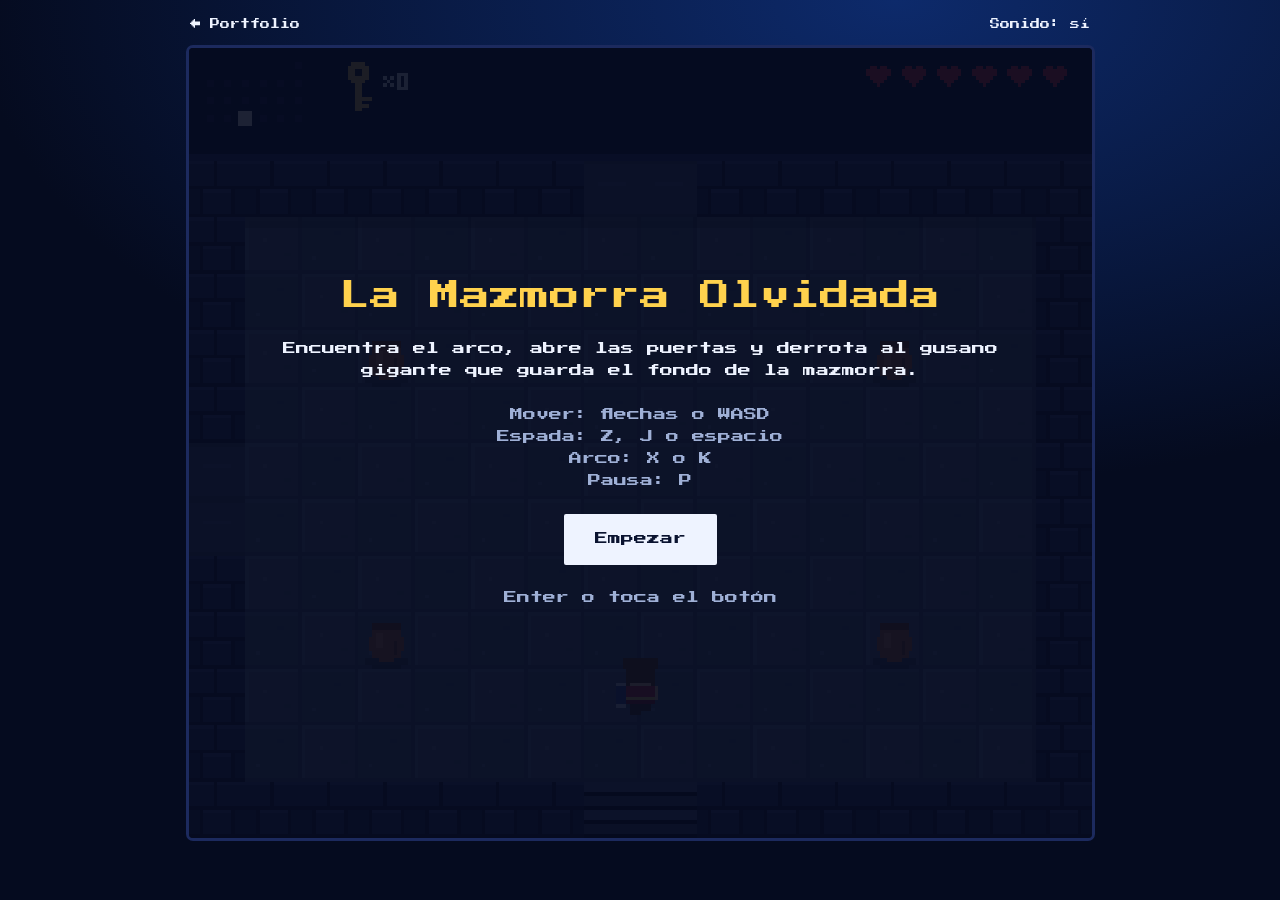
<file: mazmorra.html>
<!DOCTYPE html>
<html lang="es">
<head>
<meta charset="utf-8">
<meta name="viewport" content="width=device-width,initial-scale=1,viewport-fit=cover">
<title>La Mazmorra Olvidada</title>
<link rel="preconnect" href="https://fonts.googleapis.com">
<link rel="preconnect" href="https://fonts.gstatic.com" crossorigin>
<link href="https://fonts.googleapis.com/css2?family=Press+Start+2P&display=swap" rel="stylesheet">
<style>
/* Layout: pantalla de juego 256x224 centrada, con barra superior mínima y controles táctiles debajo */
:root{--bg:#050b1f;--bg2:#0d2a6b;--ink:#eef3ff;--mute:#9fb0d6;--gold:#ffd24d;--panel:#0b1030;--line:#1c2a5e;color-scheme:dark;
 --pix:"Press Start 2P",ui-monospace,Menlo,Consolas,monospace}
*{box-sizing:border-box}
html,body{height:100%}
body{margin:0;background:var(--bg);background-image:radial-gradient(120% 90% at 70% 0%,var(--bg2),var(--bg) 60%);background-attachment:fixed;color:var(--ink);font-family:var(--pix);
 display:flex;flex-direction:column;align-items:center;gap:10px;padding-inline:16px;padding-block:10px;user-select:none;-webkit-user-select:none;touch-action:manipulation;overflow-x:hidden}
header{width:min(100%,900px);display:flex;justify-content:space-between;align-items:center;gap:12px;font-size:10px;line-height:1.6}
header a,header button{color:var(--ink);background:none;border:0;font:inherit;cursor:pointer;text-decoration:none;padding:6px 0}
header a:hover,header button:hover{color:var(--gold)}
a:focus-visible,button:focus-visible{outline:3px solid var(--gold);outline-offset:3px}
#wrap{position:relative;width:min(100%,calc((100dvh - 110px)*1.142857));aspect-ratio:256/224;container-type:inline-size;background:#000;outline:3px solid var(--line);border-radius:4px;overflow:hidden}
canvas{display:block;width:100%;height:100%;image-rendering:pixelated;image-rendering:crisp-edges}
#ov{position:absolute;inset:0;display:none;flex-direction:column;align-items:center;justify-content:center;gap:2.4cqw;text-align:center;padding:5cqw;background:#050b1fe6;line-height:1.7;font-size:clamp(7px,2.2cqw,13px)}
#ov.on{display:flex}
#ov h1{margin:0;font-size:clamp(12px,5cqw,30px);font-weight:400;line-height:1.3;color:var(--gold);text-wrap:balance}
#ov p{margin:0;max-width:60ch;color:var(--ink)}
#ov .small{color:var(--mute)}
#ov button{font:inherit;background:var(--ink);color:#0a1330;border:0;padding:1.6cqw 3.4cqw;cursor:pointer;border-radius:2px}
#ov button:hover{background:var(--gold)}
#dlg,#msg{position:absolute;left:4%;right:4%;display:none;background:var(--panel);border:2px solid var(--ink);padding:2cqw;font-size:clamp(7px,2cqw,12px);line-height:1.8}
#dlg{bottom:4%}
#dlg small{display:block;margin-top:1.2cqw;color:var(--mute)}
#msg{top:17%;text-align:center;border-color:var(--gold)}
#touch{display:none;width:min(100%,520px);justify-content:space-between;align-items:center;gap:16px;padding-block:6px}
#touch .pad{display:grid;grid-template-columns:repeat(3,52px);grid-template-rows:repeat(3,52px);gap:4px}
#touch button{background:#ffffff22;border:0;color:var(--ink);font:inherit;font-size:16px;border-radius:50%;touch-action:none}
#touch button:active{background:#ffffff55}
#touch .ab{display:flex;gap:14px;align-items:flex-end}
#touch .ab button{width:64px;height:64px;font-size:14px}
@media (pointer:coarse){#touch{display:flex}#wrap{width:min(100%,calc((100dvh - 290px)*1.142857))}}
@media (prefers-reduced-motion:reduce){*{scroll-behavior:auto}}
</style>
</head>
<body>

<header>
  <a href="index.html">&larr; Portfolio</a>
  <button id="mute" type="button" aria-pressed="false">Sonido: sí</button>
</header>
<div id="wrap">
  <canvas id="cv" aria-label="Pantalla del juego"></canvas>
  <div id="msg" role="status"></div>
  <div id="dlg" role="dialog"></div>
  <div id="ov"></div>
</div>
<div id="touch" aria-label="Controles táctiles">
  <div class="pad">
    <span></span><button data-k="up" aria-label="Arriba">&#9650;</button><span></span>
    <button data-k="left" aria-label="Izquierda">&#9664;</button><span></span><button data-k="right" aria-label="Derecha">&#9654;</button>
    <span></span><button data-k="down" aria-label="Abajo">&#9660;</button><span></span>
  </div>
  <div class="ab"><button data-k="b" aria-label="Arco">Arco</button><button data-k="a" aria-label="Espada">Espada</button></div>
</div>

<script>
(()=>{
'use strict';
const TS=16,COLS=16,ROWS=12,HUD=32,RW=COLS*TS,RH=ROWS*TS,SPD=64;
const cv=document.getElementById('cv'),ctx=cv.getContext('2d');
cv.width=RW;cv.height=RH+HUD;
const $=id=>document.getElementById(id);
const clamp=(v,a,b)=>Math.max(a,Math.min(b,v));
const rnd=(a,b)=>a+Math.random()*(b-a);
const DV={u:[0,-1],d:[0,1],l:[-1,0],r:[1,0]};
function dirTo(a,b){const dx=b.x-a.x,dy=b.y-a.y;return Math.abs(dx)>Math.abs(dy)?(dx<0?'l':'r'):(dy<0?'u':'d');}
function boxHit(a,aw,ah,b,bw,bh){return Math.abs(a.x-b.x)<(aw+bw)/2&&Math.abs(a.y-b.y)<(ah+bh)/2;}

/* ================= SONIDO ================= */
let AC=null,muted=false;
function tone(f,d,type,vol,delay,to){
  if(muted)return;
  try{
    AC=AC||new (window.AudioContext||window.webkitAudioContext)();
    const t=AC.currentTime+(delay||0),o=AC.createOscillator(),g=AC.createGain();
    o.type=type||'square';o.frequency.setValueAtTime(f,t);
    if(to)o.frequency.exponentialRampToValueAtTime(to,t+d);
    g.gain.setValueAtTime(vol||.05,t);g.gain.exponentialRampToValueAtTime(.0001,t+d);
    o.connect(g);g.connect(AC.destination);o.start(t);o.stop(t+d+.02);
  }catch(e){}
}
const SFX={
  sword:()=>tone(520,.09,'sawtooth',.05,0,180),
  hit:()=>tone(180,.1,'square',.07,0,80),
  clink:()=>{tone(1400,.05,'square',.04);tone(1900,.06,'square',.03,.03)},
  hurt:()=>tone(300,.25,'sawtooth',.07,0,70),
  arrow:()=>tone(900,.12,'triangle',.05,0,300),
  item:()=>[523,659,784,1047].forEach((f,i)=>tone(f,.14,'square',.05,i*.12)),
  door:()=>tone(120,.2,'square',.06,0,60),
  key:()=>{tone(1200,.08,'square',.05);tone(1600,.1,'square',.05,.08)},
  pick:()=>tone(900,.08,'square',.04,0,1400),
  kill:()=>tone(400,.12,'square',.06,0,100),
  fall:()=>tone(500,.4,'sine',.06,0,60),
  switch:()=>[392,523,659,784].forEach((f,i)=>tone(f,.12,'triangle',.06,i*.08)),
  boom:()=>tone(90,.4,'sawtooth',.09,0,30),
  pot:()=>tone(260,.08,'triangle',.05,0,120),
  shut:()=>tone(150,.3,'square',.06,0,70),
  roar:()=>tone(110,.5,'sawtooth',.09,0,55),
  win:()=>[523,659,784,659,784,1047].forEach((f,i)=>tone(f,.2,'square',.05,i*.15))
};
const sfx=n=>{if(SFX[n])SFX[n]();};

/* ================= ENTRADA ================= */
const held={},jp={};
const KEYMAP={ArrowUp:'up',KeyW:'up',ArrowDown:'down',KeyS:'down',ArrowLeft:'left',KeyA:'left',ArrowRight:'right',KeyD:'right',KeyZ:'a',KeyJ:'a',Space:'a',KeyX:'b',KeyK:'b',Enter:'start',KeyP:'pause',Escape:'pause'};
function press(a){if(!held[a])jp[a]=true;held[a]=true;}
function release(a){held[a]=false;}
addEventListener('keydown',e=>{const a=KEYMAP[e.code];if(!a)return;e.preventDefault();if(!e.repeat)press(a);});
addEventListener('keyup',e=>{const a=KEYMAP[e.code];if(a)release(a);});
addEventListener('blur',()=>{for(const k in held)held[k]=false;if(S&&S.mode==='play')setMode('paused');});
document.querySelectorAll('#touch button').forEach(b=>{
  const k=b.dataset.k;
  b.addEventListener('pointerdown',e=>{e.preventDefault();press(k);});
  ['pointerup','pointercancel','pointerleave'].forEach(ev=>b.addEventListener(ev,()=>release(k)));
});
$('mute').addEventListener('click',()=>{muted=!muted;$('mute').textContent='Sonido: '+(muted?'no':'sí');$('mute').setAttribute('aria-pressed',muted);});

/* ================= GRÁFICOS BASE ================= */
function R(g,x,y,w,h,c){g.fillStyle=c;g.fillRect(Math.round(x),Math.round(y),w,h);}
function ell(g,cx,cy,rx,ry,c){g.fillStyle=c;for(let j=-ry;j<ry;j++){const t=(j+.5)/ry,w=Math.round(rx*Math.sqrt(Math.max(0,1-t*t)));g.fillRect(Math.round(cx-w),Math.round(cy+j),w*2,1);}}
function mk(w,h,fn){const c=document.createElement('canvas');c.width=w;c.height=h;fn(c.getContext('2d'));return c;}
const TILE={};
TILE.f0=mk(16,16,g=>{R(g,0,0,16,16,'#5a6a92');R(g,0,0,16,1,'#6779a3');R(g,0,0,1,16,'#6779a3');R(g,0,15,16,1,'#49577f');R(g,15,0,1,16,'#49577f');R(g,5,6,1,1,'#6c7ca5');R(g,11,10,2,1,'#52628a');});
TILE.f1=mk(16,16,g=>{R(g,0,0,16,16,'#53628a');R(g,0,0,16,1,'#6070997a'.slice(0,7));R(g,0,15,16,1,'#46547b');R(g,15,0,1,16,'#46547b');R(g,9,4,2,1,'#4b5a82');R(g,3,11,1,1,'#657aa3');});
TILE.w=mk(16,16,g=>{R(g,0,0,16,16,'#121830');
  R(g,0,0,7,7,'#2b3462');R(g,8,0,8,7,'#2b3462');R(g,0,0,7,1,'#3e4a85');R(g,8,0,8,1,'#3e4a85');
  R(g,0,8,3,7,'#232b52');R(g,4,8,8,7,'#2b3462');R(g,13,8,3,7,'#232b52');R(g,4,8,8,1,'#3e4a85');});
TILE.pillar=mk(16,16,g=>{ell(g,8,14,7,2,'rgba(0,0,0,.35)');R(g,3,2,10,12,'#7d8bb5');R(g,3,2,2,12,'#a3b0d6');R(g,11,2,2,12,'#55628a');R(g,2,1,12,3,'#a3b0d6');R(g,2,13,12,2,'#3a4470');R(g,2,3,12,1,'#7d8bb5');});
TILE.pit=mk(16,16,g=>{R(g,0,0,16,16,'#05060f');R(g,0,0,16,2,'#1a2040');R(g,0,2,16,2,'#0d1230');R(g,3,9,3,1,'#0a0d22');R(g,10,12,3,1,'#0a0d22');});
TILE.pot=mk(16,16,g=>{ell(g,8,14,6,2,'rgba(0,0,0,.3)');ell(g,8,9,5,5,'#b4693f');R(g,4,3,8,2,'#7a3f22');R(g,5,6,2,4,'#d98a5a');R(g,10,8,1,4,'#8a4a28');});
TILE.chestC=mk(16,16,g=>{R(g,2,4,12,10,'#3a2412');R(g,3,5,10,8,'#8a5a2b');R(g,3,5,10,4,'#a8703a');R(g,3,9,10,1,'#3a2412');R(g,7,8,2,4,'#f2d16b');R(g,7,10,2,1,'#3a2412');});
TILE.chestO=mk(16,16,g=>{R(g,2,2,12,4,'#a8703a');R(g,2,2,12,1,'#3a2412');R(g,2,6,12,8,'#3a2412');R(g,3,7,10,6,'#8a5a2b');R(g,4,7,8,3,'#1a0f08');});
TILE.stairs=mk(16,16,g=>{R(g,0,0,16,16,'#0b0f22');for(let i=0;i<4;i++)R(g,0,i*4,16,3,i%2?'#3b4670':'#4d5a8c');});
TILE.dopen=mk(16,16,g=>{R(g,0,0,16,16,'#46537a');R(g,0,0,16,1,'#3a4668');R(g,0,15,16,1,'#3a4668');R(g,4,6,8,1,'#52608c');});
TILE.dk=mk(16,16,g=>{R(g,0,0,16,16,'#4a3018');for(let i=0;i<16;i+=4)R(g,i,0,1,16,'#33200f');R(g,0,0,16,1,'#8a6238');R(g,0,15,16,1,'#25160a');R(g,5,4,6,8,'#f2d16b');R(g,7,6,2,3,'#2a1a0a');R(g,7,9,2,2,'#2a1a0a');});
TILE.dK=mk(16,16,g=>{R(g,0,0,16,16,'#6e1f2c');R(g,0,0,16,2,'#e0b84a');R(g,0,14,16,2,'#e0b84a');R(g,0,0,2,16,'#e0b84a');R(g,14,0,2,16,'#e0b84a');ell(g,8,6,4,4,'#e0b84a');R(g,6,5,4,3,'#2a0a10');R(g,7,9,2,4,'#e0b84a');});
TILE.dx=mk(16,16,g=>{R(g,0,0,16,16,'#2c1f56');R(g,0,0,16,1,'#6a52c2');R(g,0,15,16,1,'#150d30');for(let i=0;i<5;i++){R(g,8-i,3+i,i*2+1,1,'#8f7cf0');R(g,8-i,12-i,i*2+1,1,'#8f7cf0');}R(g,7,6,2,4,'#bfe8ff');});
TILE.dshut=mk(16,16,g=>{R(g,0,0,16,16,'#151a2e');for(let i=1;i<16;i+=5){R(g,i,0,2,16,'#98a2c4');R(g,i,0,1,16,'#c9d2ee');}R(g,0,7,16,2,'#6c7699');});

/* ================= DATOS DE LA MAZMORRA ================= */
function pos(id){return id===19?{r:-1,c:5}:{r:Math.floor((id-1)/6),c:(id-1)%6};}
const EDGES=[[15,14,'o'],[15,9,'o'],[14,13,'o'],[14,8,'o'],[8,9,'o'],[8,2,'o'],[9,3,'o'],[2,1,'o'],[2,3,'o'],
  [10,4,'o'],[10,11,'o'],[10,16,'o'],[16,17,'o'],[17,11,'o'],[17,18,'o'],[18,12,'o'],[11,12,'o'],[12,6,'o'],
  [13,7,'k'],[4,5,'k'],[9,10,'x'],[6,19,'K']];
const DEF={
  15:{start:1,pots:[[2,2],[11,2],[2,7],[11,7]]},
  14:{lock:1,pillars:[[4,3],[9,6]],en:[['g',3,2],['g',10,7]]},
  13:{pots:[[1,1],[12,1],[1,8],[12,8]],chest:[6,2,'key'],en:[['g',3,6],['g',10,6]]},
  7:{lock:1,chest:[6,2,'bow'],pillars:[[4,4],[9,4]],en:[['s',2,6],['s',11,6]]},
  8:{pillars:[[3,2],[10,2],[3,7],[10,7]],en:[['g',6,4],['g',7,6],['g',2,4]]},
  9:{pillars:[[3,3],[10,3],[3,6],[10,6]],en:[['s',6,3],['g',2,5],['g',11,5]]},
  3:{eye:[6,1],torches:[[5,1],[8,1]],pits:[[0,2,14,2]],en:[['s',2,6],['s',11,7]]},
  2:{lock:1,pillars:[[3,4],[10,4]],en:[['g',3,2],['g',10,2],['g',6,7]]},
  1:{lock:1,pots:[[1,1],[2,1],[12,1],[1,8],[12,8]],en:[['s',4,4],['g',9,4],['g',9,7]]},
  10:{pillars:[[4,2],[9,2],[4,7],[9,7]],en:[['g',3,4],['g',10,5],['s',6,3]]},
  16:{lock:1,pillars:[[3,3],[10,3],[3,6],[10,6]],en:[['k',6,4,'d']]},
  17:{pits:[[4,3,2,4],[8,3,2,4]],en:[['s',2,2],['s',11,8],['g',6,5]]},
  18:{lock:1,pillars:[[3,3],[10,3],[3,6],[10,6]],chest:[11,1,'key'],en:[['k',5,5,'r'],['k',9,6,'l']]},
  11:{pits:[[6,3,2,3]],en:[['k',3,3,'r'],['g',10,2],['g',10,7]]},
  12:{lock:1,pillars:[[2,2],[11,2],[2,7],[11,7]],en:[['k',6,5,'d'],['s',3,4],['s',10,6]]},
  6:{lock:1,pillars:[[3,4],[10,4]],en:[['s',3,7],['s',10,7],['k',6,3,'d']]},
  4:{lock:1,pots:[[1,1],[12,1]],en:[['g',3,3],['g',10,3],['s',6,6]]},
  5:{lock:1,chest:[6,2,'big'],pillars:[[3,5],[10,5]],en:[['k',4,6,'r'],['k',9,7,'l']]},
  19:{boss:1,torches:[[0,0],[13,0],[0,9],[13,9]]}
};
const SIDE={N:[7,0,8,0],S:[7,11,8,11],W:[0,5,0,6],E:[15,5,15,6]};
function buildRoom(id){
  const d=DEF[id]||{},t=[];
  for(let r=0;r<ROWS;r++){const row=[];for(let c=0;c<COLS;c++)row.push((r===0||r===ROWS-1||c===0||c===COLS-1)?'W':'.');t.push(row);}
  const put=(x,y,ch)=>{t[y+1][x+1]=ch;};
  (d.pillars||[]).forEach(([x,y])=>put(x,y,'#'));
  (d.pits||[]).forEach(([x,y,w,h])=>{for(let j=0;j<h;j++)for(let i=0;i<w;i++)put(x+i,y+j,'P');});
  (d.pots||[]).forEach(([x,y])=>put(x,y,'o'));
  (d.torches||[]).forEach(([x,y])=>put(x,y,'T'));
  if(d.chest)put(d.chest[0],d.chest[1],'C');
  if(d.eye)put(d.eye[0],d.eye[1],'E');
  if(d.start){t[ROWS-1][7]='X';t[ROWS-1][8]='X';}
  const doors=[],da={};
  const me=pos(id);
  for(const [a,b,type] of EDGES){
    if(a!==id&&b!==id)continue;
    const other=a===id?b:a,o=pos(other),dr=o.r-me.r,dc=o.c-me.c;
    const side=dr<0?'N':dr>0?'S':dc<0?'W':'E';
    const s=SIDE[side],tiles=[[s[0],s[1]],[s[2],s[3]]];
    const door={side,type,to:other,tiles,id:Math.min(a,b)+'-'+Math.max(a,b)};
    doors.push(door);
    tiles.forEach(([c,r])=>{t[r][c]='D';da[r*COLS+c]=door;});
  }
  return{id,t,doors,da,shut:false,armed:false};
}

/* ================= ESTADO ================= */
let S=null,P=null,W=null,last=0,acc=0;
const doorOpen=d=>d.type==='o'||!!S.opened[d.id]||(d.type==='x'&&S.switchOn);
function isSolid(c,r,en){
  if(c<0||r<0||c>=COLS||r>=ROWS)return true;
  const ch=W.rm.t[r][c];
  switch(ch){
    case'.':return false;
    case'P':return en;
    case'D':{const d=W.rm.da[r*COLS+c];if(!doorOpen(d)||W.rm.shut)return true;return en;}
    default:return true;
  }
}
function hitsSolid(cx,cy,hw,hh,en){
  const x0=Math.floor((cx-hw)/TS),x1=Math.floor((cx+hw-.01)/TS),y0=Math.floor((cy-hh)/TS),y1=Math.floor((cy+hh-.01)/TS);
  for(let y=y0;y<=y1;y++)for(let x=x0;x<=x1;x++)if(isSolid(x,y,en))return true;
  return false;
}
function moveBox(o,dx,dy,hw,hh,en){
  const n=Math.max(1,Math.ceil(Math.max(Math.abs(dx),Math.abs(dy))));
  const sx=dx/n,sy=dy/n;
  for(let i=0;i<n;i++){
    if(sx){o.x+=sx;if(hitsSolid(o.x,o.y,hw,hh,en)){o.x-=sx;break;}}
  }
  for(let i=0;i<n;i++){
    if(sy){o.y+=sy;if(hitsSolid(o.x,o.y,hw,hh,en)){o.y-=sy;break;}}
  }
}
function solidAt(x,y){return isSolid(Math.floor(x/TS),Math.floor(y/TS),false);}

function spawn(t,x,y,dir){
  const e={type:t,x:(x+1)*TS+8,y:(y+1)*TS+8,hp:2,inv:0,stun:0,kt:0,kvx:0,kvy:0,t:rnd(.2,1),state:'idle',cd:rnd(1,2.5),bone:null,dir:dir||'d',turnT:.8,t0:Math.random()*6,dx:0,dy:0,swId:-1,dead:false};
  if(t==='k'){e.hp=3;e.state='walk';e.turnT=1;}
  return e;
}
function makeBoss(){
  const b={type:'boss',dead:false,phase:'chase',pt:0,hits:0,stunHits:0,hcd:0,flash:0,ang:Math.PI,segs:[],t:0,d2:0,vis:14,done:false};
  for(let i=0;i<14;i++)b.segs.push({x:120+i*8,y:56,r:i===0?9:(i===13?6:7-Math.round(i/14*3))});
  return b;
}
function makeWorld(id){
  const rm=buildRoom(id),d=DEF[id]||{};
  const w={id,rm,enemies:[],bones:[],arrows:[],pick:[],fx:[],boss:null,entry:{x:128,y:150}};
  if(!(d.lock&&S.cleared[id]))(d.en||[]).forEach(([t,x,y,dir])=>w.enemies.push(spawn(t,x,y,dir)));
  if(d.boss)w.boss=makeBoss();
  rm.armed=!!((d.lock&&!S.cleared[id])||d.boss);
  if(d.chest&&S.chests[id]){const[x,y]=d.chest;rm.t[y+1][x+1]='c';}
  return w;
}

/* ================= JUEGO ================= */
function newState(){
  return{mode:'title',t:0,time:0,hp:12,maxHp:12,keys:0,big:false,bow:false,arrows:0,chests:{},opened:{},cleared:{},visited:{15:true},switchOn:false,room:15,msg:'',msgT:0,dlg:null,tr:null,shake:0};
}
function newPlayer(){return{x:128,y:150,dir:'u',fx:0,fy:-1,anim:0,swing:0,swingId:0,inv:0,kb:0,kvx:0,kvy:0,bowCd:0,dead:false,shoot:0};}
function setFace(d){P.dir=d;P.fx=DV[d][0];P.fy=DV[d][1];}
function setMode(m){S.mode=m;if(m==='paused')showOv('<h1>Pausa</h1><p class="small">Pulsa P para seguir jugando.</p>');else if(S.mode==='play')hideOv();}
function showOv(h){$('ov').innerHTML=h;$('ov').classList.add('on');}
function hideOv(){$('ov').classList.remove('on');}
function say(t,sec){S.msg=t;S.msgT=sec||2.6;$('msg').textContent=t;$('msg').style.display='block';}

function showTitle(){
  S=newState();P=newPlayer();W=makeWorld(15);
  showOv('<h1>La Mazmorra Olvidada</h1><p>Encuentra el arco, abre las puertas y derrota al gusano gigante que guarda el fondo de la mazmorra.</p>'+
    '<p class="small">Mover: flechas o WASD<br>Espada: Z, J o espacio<br>Arco: X o K<br>Pausa: P</p><button id="go" type="button">Empezar</button><p class="small">Enter o toca el botón</p>');
  $('go').onclick=startGame;
}
function startGame(){
  const keepMute=muted;S=newState();P=newPlayer();W=makeWorld(15);S.mode='play';hideOv();
  setFace('u');W.entry={x:128,y:140};say('Explora las salas. La espada es la tecla Z.',3.5);muted=keepMute;
}
function die(){S.mode='dead';P.dead=true;showOv('<h1>Has caído</h1><p>Conservas las llaves, los cofres abiertos y las puertas desbloqueadas.</p><button id="go" type="button">Volver a la entrada</button><p class="small">Pulsa Enter</p>');$('go').onclick=respawn;}
function respawn(){
  S.hp=S.maxHp;S.room=15;P=newPlayer();W=makeWorld(15);S.mode='play';hideOv();
  const keep=S.visited;S.visited=keep;
}
function winGame(){
  S.mode='win';sfx('win');
  const s=Math.floor(S.time),m=Math.floor(s/60),ss=String(s%60).padStart(2,'0');
  showOv('<h1>¡Mazmorra completada!</h1><p>El gusano gigante ha caído.<br>Tiempo: '+m+':'+ss+'</p><button id="go" type="button">Jugar otra vez</button><p class="small">Pulsa Enter</p>');
  $('go').onclick=showTitle;
}

/* ---- daño al jugador ---- */
function hurt(dmg,sx,sy,canBlock){
  if(canBlock===undefined)canBlock=true;
  if(P.inv>0||P.dead||S.mode!=='play')return 0;
  const vx=sx-P.x,vy=sy-P.y,d=Math.hypot(vx,vy)||1;
  if(canBlock&&(vx/d*P.fx+vy/d*P.fy)>.5){
    sfx('clink');P.kb=.08;P.kvx=-vx/d*70;P.kvy=-vy/d*70;P.inv=.15;spark(P.x+P.fx*8,P.y+P.fy*8,'#fff');return 2;
  }
  S.hp-=dmg;P.inv=1;P.kb=.18;P.kvx=-vx/d*110;P.kvy=-vy/d*110;sfx('hurt');S.shake=.15;
  if(S.hp<=0){S.hp=0;die();}
  return 1;
}
function spark(x,y,c){for(let i=0;i<5;i++)W.fx.push({x,y,vx:rnd(-50,50),vy:rnd(-50,50),t:.3,c});}
function boom(x,y){for(let i=0;i<8;i++)W.fx.push({x,y,vx:rnd(-80,80),vy:rnd(-80,80),t:.6,c:['#ffd24d','#ff7a30','#fff'][i%3],big:1});sfx('boom');}
function dropAt(x,y){const r=Math.random();if(r<.24)W.pick.push({x,y,k:'h',t:9});else if(S.bow&&r<.5)W.pick.push({x,y,k:'a',t:9});}

/* ---- golpes a enemigos ---- */
function knightVuln(e,sx,sy){
  const vx=sx-e.x,vy=sy-e.y,d=Math.hypot(vx,vy)||1,f=DV[e.dir];
  return (vx/d*f[0]+vy/d*f[1])<-.4;
}
function hitEnemy(e,dmg,sx,sy,kind){
  if(e.inv>0||e.dead)return false;
  if(e.type==='k'){
    if(!knightVuln(e,sx,sy)){
      sfx('clink');spark(e.x+DV[e.dir][0]*8,e.y+DV[e.dir][1]*8,'#fff');e.inv=.15;
      if(kind==='sword'){const vx=P.x-e.x,vy=P.y-e.y,d=Math.hypot(vx,vy)||1;P.kb=.1;P.kvx=vx/d*90;P.kvy=vy/d*90;P.swing=0;}
      return false;
    }
    e.stun=.55;
  }
  e.hp-=dmg;e.inv=.4;
  const vx=e.x-sx,vy=e.y-sy,d=Math.hypot(vx,vy)||1;
  e.kvx=vx/d*100;e.kvy=vy/d*100;e.kt=.15;
  sfx('hit');spark(e.x,e.y,'#fff');
  if(e.hp<=0){e.dead=true;sfx('kill');boom0(e.x,e.y);dropAt(e.x,e.y);if(e.bone){e.bone.gone=true;}}
  return true;
}
function boom0(x,y){for(let i=0;i<6;i++)W.fx.push({x,y,vx:rnd(-60,60),vy:rnd(-60,60),t:.45,c:['#fff','#ffd24d','#ff7a30'][i%3]});}

/* ---- jefe ---- */
const tailPos=b=>b.segs[13];
const headBall=b=>{const h=b.segs[0];return{x:h.x+Math.cos(b.ang)*7,y:h.y+Math.sin(b.ang)*7};};
function hitTail(){const b=W.boss;if(!b||b.phase!=='chase'||b.hcd>0)return false;b.phase='stun';b.pt=8;b.stunHits=0;b.hcd=.4;b.flash=.3;sfx('boom');say('¡Está aturdido! Golpea la bola de la cabeza.',2.5);const t=tailPos(b);boom0(t.x,t.y);return true;}
function hitHead(){
  const b=W.boss;if(!b||b.phase!=='stun'||b.stunHits>=3||b.hcd>0)return false;
  b.hits++;b.stunHits++;b.hcd=.35;b.flash=.25;sfx('hit');const h=headBall(b);spark(h.x,h.y,'#ff4a5a');
  if(b.hits>=15){b.phase='dying';b.d2=0;sfx('roar');P.inv=99;}
  else if(b.stunHits>=3){b.pt=.7;}
  return true;
}
function updateBoss(dt){
  const b=W.boss;b.t+=dt;b.hcd=Math.max(0,b.hcd-dt);b.flash=Math.max(0,b.flash-dt);
  const N=b.segs.length,h=b.segs[0];
  if(b.phase==='dying'){
    b.d2+=dt;if(Math.random()<.5){const s=b.segs[Math.floor(Math.random()*N)];boom(s.x,s.y);}
    b.vis=Math.max(0,N-Math.floor(b.d2/3*N));
    if(b.d2>3.2&&!b.done){b.done=true;b.dead=true;winGame();}
    return;
  }
  if(b.phase==='stun'){b.pt-=dt;if(b.pt<=0){b.phase='frenzy';b.pt=5.5;sfx('roar');say('¡Está furioso!',1.6);}}
  else if(b.phase==='frenzy'){b.pt-=dt;if(b.pt<=0){b.phase='chase';}}
  if(b.phase==='chase'||b.phase==='frenzy'){
    const fr=b.phase==='frenzy',sp=fr?112:34,turn=fr?2.4:1.4;
    let tx=P.x,ty=P.y;const m=28;
    if((h.x<m&&Math.cos(b.ang)<0)||(h.x>RW-m&&Math.cos(b.ang)>0)||(h.y<m&&Math.sin(b.ang)<0)||(h.y>RH-m&&Math.sin(b.ang)>0)){tx=RW/2;ty=RH/2;}
    const want=Math.atan2(ty-h.y,tx-h.x);let df=want-b.ang;
    while(df>Math.PI)df-=2*Math.PI;while(df<-Math.PI)df+=2*Math.PI;
    b.ang+=clamp(df,-turn*dt,turn*dt);
    h.x=clamp(h.x+Math.cos(b.ang)*sp*dt,18,RW-18);h.y=clamp(h.y+Math.sin(b.ang)*sp*dt,18,RH-18);
  }
  for(let i=1;i<N;i++){
    const a=b.segs[i-1],s=b.segs[i];let dx=a.x-s.x,dy=a.y-s.y;const d=Math.hypot(dx,dy)||1,sc=i===1?10:8;
    if(d>sc){s.x=a.x-dx/d*sc;s.y=a.y-dy/d*sc;}
  }
  if(b.phase==='chase'||b.phase==='frenzy'){
    for(let i=0;i<N;i++){
      const s=b.segs[i];
      if(Math.abs(P.x-s.x)<s.r+4&&Math.abs(P.y-s.y)<s.r+4){hurt(i===0?2:1,s.x,s.y,false);break;}
    }
  }
}

/* ---- enemigos ---- */
function gel(e,dt){
  e.t-=dt;
  if(e.state==='idle'){
    if(e.t<=0){e.state='hop';e.t=.4;const a=Math.atan2(P.y-e.y,P.x-e.x)+(Math.random()-.5)*1.2;e.dx=Math.cos(a)*55;e.dy=Math.sin(a)*55;}
  }else{
    moveBox(e,e.dx*dt,e.dy*dt,6,6,true);
    if(e.t<=0){e.state='idle';e.t=.5+Math.random()*.7;}
  }
  if(boxHit(P,10,10,e,11,10))hurt(1,e.x,e.y);
}
function skel(e,dt){
  e.t-=dt;e.cd-=dt;
  if(e.t<=0){
    e.t=rnd(.5,1.2);const r=Math.random();
    if(r<.55)[e.dx,e.dy]=DV[dirTo(e,P)];
    else if(r<.85)[e.dx,e.dy]=DV['udlr'[Math.floor(Math.random()*4)]];
    else{e.dx=0;e.dy=0;}
  }
  moveBox(e,e.dx*26*dt,0,6,6,true);moveBox(e,0,e.dy*26*dt,6,6,true);
  if(e.dx||e.dy)e.dir=e.dx?(e.dx<0?'l':'r'):(e.dy<0?'u':'d');
  if(!e.bone&&e.cd<=0){
    const ax=Math.abs(P.x-e.x),ay=Math.abs(P.y-e.y);let d=null;
    if(ax<10&&ay<120)d=P.y<e.y?'u':'d';else if(ay<10&&ax<120)d=P.x<e.x?'l':'r';
    if(d){const v=DV[d],b={x:e.x,y:e.y,vx:v[0]*110,vy:v[1]*110,o:e,ph:'out',t:.5,rot:0,gone:false};e.bone=b;W.bones.push(b);e.cd=2.2;e.dx=e.dy=0;e.t=.5;e.dir=d;sfx('arrow');}
  }
  if(boxHit(P,10,10,e,11,12))hurt(1,e.x,e.y);
}
function knight(e,dt){
  if(e.stun>0){e.stun-=dt;if(e.stun<=0)e.turnT=.15;return;}
  e.turnT-=dt;
  if(e.turnT<=0&&e.state==='walk'){e.dir=dirTo(e,P);e.turnT=.95;}
  const v=DV[e.dir],d=Math.hypot(P.x-e.x,P.y-e.y);
  e.t-=dt;
  if(e.state==='walk'){
    if(d>20)moveBox(e,v[0]*24*dt,v[1]*24*dt,6,6,true);
    const dot=((P.x-e.x)*v[0]+(P.y-e.y)*v[1])/(d||1);
    if(d<30&&dot>.6){e.state='wind';e.t=.45;}
  }else if(e.state==='wind'){
    if(e.t<=0){e.state='thrust';e.t=.18;e.hitDone=false;sfx('sword');}
  }else if(e.state==='thrust'){
    if(!e.hitDone&&boxHit({x:e.x+v[0]*16,y:e.y+v[1]*16},v[0]?16:10,v[0]?10:16,P,10,10)){e.hitDone=true;hurt(2,e.x,e.y);}
    if(e.t<=0){e.state='cool';e.t=.7;}
  }else if(e.state==='cool'){if(e.t<=0)e.state='walk';}
}
function updateEnemies(dt){
  for(const e of W.enemies){
    e.t0+=dt;e.inv=Math.max(0,e.inv-dt);
    if(e.kt>0){e.kt-=dt;moveBox(e,e.kvx*dt,e.kvy*dt,6,6,true);continue;}
    if(e.type==='g')gel(e,dt);else if(e.type==='s')skel(e,dt);else knight(e,dt);
  }
  W.enemies=W.enemies.filter(e=>!e.dead);
}
function updateBones(dt){
  for(const b of W.bones){
    b.rot+=dt*14;
    if(b.ph==='out'){b.x+=b.vx*dt;b.y+=b.vy*dt;b.t-=dt;if(b.t<=0||solidAt(b.x,b.y))b.ph='back';}
    else{
      if(b.o.dead){b.gone=true;continue;}
      const dx=b.o.x-b.x,dy=b.o.y-b.y,d=Math.hypot(dx,dy);
      if(d<7){b.gone=true;b.o.bone=null;continue;}
      b.x+=dx/d*110*dt;b.y+=dy/d*110*dt;
    }
    if(boxHit(P,10,10,b,8,8)){const r=hurt(1,b.x,b.y);if(r){b.gone=true;b.o.bone=null;}}
  }
  W.bones=W.bones.filter(b=>!b.gone);
}
function updateArrows(dt){
  for(const a of W.arrows){
    for(let i=0;i<3&&!a.gone;i++){
      a.x+=a.vx*dt/3;a.y+=a.vy*dt/3;
      if(a.x<0||a.y<0||a.x>RW||a.y>RH){a.gone=true;break;}
      const c=Math.floor(a.x/TS),r=Math.floor(a.y/TS),ch=W.rm.t[r][c];
      if(ch==='E'){hitCrystal();a.gone=true;break;}
      if(isSolid(c,r,false)){a.gone=true;spark(a.x,a.y,'#fff');sfx('clink');break;}
      for(const e of W.enemies){if(!e.dead&&boxHit(a,4,4,e,12,12)){hitEnemy(e,2,a.x,a.y,'arrow');a.gone=true;break;}}
      if(a.gone)break;
      const b=W.boss;
      if(b&&!b.dead&&b.phase!=='dying'){
        if(b.phase==='chase'&&boxHit(a,4,4,tailPos(b),14,14)){hitTail();a.gone=true;break;}
        if(b.phase==='stun'&&b.stunHits<3&&boxHit(a,4,4,headBall(b),14,14)){hitHead();a.gone=true;break;}
        for(const s of b.segs){if(Math.hypot(a.x-s.x,a.y-s.y)<s.r){a.gone=true;spark(a.x,a.y,'#fff');break;}}
      }
    }
  }
  W.arrows=W.arrows.filter(a=>!a.gone);
}
function hitCrystal(){
  if(S.switchOn){sfx('clink');return;}
  S.switchOn=true;sfx('switch');say('Se oye un mecanismo abrirse en otra sala.',3.5);
}
function updatePick(dt){
  for(const p of W.pick){
    p.t-=dt;if(p.t<=0){p.gone=true;continue;}
    if(boxHit(P,10,10,p,8,8)){p.gone=true;sfx('pick');if(p.k==='h')S.hp=Math.min(S.maxHp,S.hp+2);else S.arrows=Math.min(30,S.arrows+5);}
  }
  W.pick=W.pick.filter(p=>!p.gone);
}
function updateFx(dt){for(const f of W.fx){f.t-=dt;f.x+=f.vx*dt;f.y+=f.vy*dt;}W.fx=W.fx.filter(f=>f.t>0);}

/* ---- jugador ---- */
function swordRect(){
  const cx=P.x+P.fx*13,cy=P.y+P.fy*13,h=P.fx!==0;
  return{x:cx,y:cy,w:h?20:16,h:h?16:20};
}
function swordHit(){
  if(P.swing>.2||P.swing<.04)return;
  const sr=swordRect();
  for(const e of W.enemies){
    if(e.dead||e.swId===P.swingId)continue;
    if(boxHit(sr,sr.w,sr.h,e,12,12)){e.swId=P.swingId;hitEnemy(e,1,P.x,P.y,'sword');}
  }
  const b=W.boss;
  if(b&&!b.dead&&b.swId!==P.swingId){
    if(b.phase==='chase'&&boxHit(sr,sr.w,sr.h,tailPos(b),14,14)){b.swId=P.swingId;hitTail();}
    else if(b.phase==='stun'&&b.stunHits<3&&boxHit(sr,sr.w,sr.h,headBall(b),14,14)){b.swId=P.swingId;hitHead();}
  }
  const x0=Math.floor((sr.x-sr.w/2)/TS),x1=Math.floor((sr.x+sr.w/2-.01)/TS),y0=Math.floor((sr.y-sr.h/2)/TS),y1=Math.floor((sr.y+sr.h/2-.01)/TS);
  for(let y=y0;y<=y1;y++)for(let x=x0;x<=x1;x++){
    if(x<0||y<0||x>=COLS||y>=ROWS)continue;
    const ch=W.rm.t[y][x];
    if(ch==='o'){W.rm.t[y][x]='.';sfx('pot');boom0(x*TS+8,y*TS+8);dropAt(x*TS+8,y*TS+8);}
    else if(ch==='E'&&P.swId!==P.swingId){P.swId=P.swingId;sfx('clink');spark(x*TS+8,y*TS+8,'#bfe8ff');}
  }
}
function actionA(){
  const tx=Math.floor((P.x+P.fx*10)/TS),ty=Math.floor((P.y+P.fy*10)/TS);
  if(tx>=0&&ty>=0&&tx<COLS&&ty<ROWS&&W.rm.t[ty][tx]==='C'){openChest(tx,ty);return;}
  P.swing=.25;P.swingId++;sfx('sword');
}
function actionB(){
  if(!S.bow||P.bowCd>0)return;
  if(S.arrows<=0){say('No te quedan flechas. Rompe vasijas para encontrar más.',2.2);return;}
  S.arrows--;P.bowCd=.35;P.shoot=.2;sfx('arrow');
  W.arrows.push({x:P.x+P.fx*8,y:P.y+P.fy*8,vx:P.fx*200,vy:P.fy*200,dir:P.dir,gone:false});
}
function openChest(tx,ty){
  const id=W.id,item=DEF[id].chest[2];
  W.rm.t[ty][tx]='c';S.chests[id]=true;sfx('item');
  let txt='';
  if(item==='key'){S.keys++;txt='¡Has encontrado una llave pequeña!<small>Abre una puerta cerrada con cerradura.</small>';}
  else if(item==='bow'){S.bow=true;S.arrows=20;txt='¡Has encontrado el arco!<small>Pulsa X (o el botón Arco) para disparar. Llega donde la espada no llega.</small>';}
  else{S.big=true;txt='¡Has encontrado la llave grande!<small>Abre la puerta que lleva al guardián de la mazmorra.</small>';}
  S.dlg={item,t:0,tx:txt};S.mode='dialog';
  $('dlg').innerHTML=txt;$('dlg').style.display='block';
}
function updatePlayer(dt){
  P.inv=Math.max(0,P.inv-dt);P.bowCd=Math.max(0,P.bowCd-dt);P.shoot=Math.max(0,P.shoot-dt);
  if(P.kb>0){P.kb-=dt;moveBox(P,P.kvx*dt,P.kvy*dt,5,5,false);}
  else if(P.swing>0){P.swing-=dt;swordHit();}
  else{
    const dx=(held.right?1:0)-(held.left?1:0),dy=(held.down?1:0)-(held.up?1:0);
    if(dx||dy){
      const horiz=P.dir==='l'||P.dir==='r';
      if(dx&&!dy)setFace(dx>0?'r':'l');else if(dy&&!dx)setFace(dy>0?'d':'u');
      else if(horiz)setFace(dx>0?'r':'l');else setFace(dy>0?'d':'u');
      const m=Math.hypot(dx,dy);
      moveBox(P,dx/m*SPD*dt,0,5,5,false);moveBox(P,0,dy/m*SPD*dt,5,5,false);P.anim+=dt*9;
    }
    if(jp.a)actionA();else if(jp.b)actionB();
  }
  // foso
  const c=Math.floor(P.x/TS),r=Math.floor(P.y/TS);
  if(c>=0&&r>=0&&c<COLS&&r<ROWS&&W.rm.t[r][c]==='P'&&P.kb<=0){
    sfx('fall');S.hp-=1;P.x=W.entry.x;P.y=W.entry.y;P.inv=1;
    if(S.hp<=0){S.hp=0;die();}else say('Te has caído al foso.',1.6);
  }
  // puertas cerradas
  for(const d of W.rm.doors){
    if(doorOpen(d))continue;
    const[c0,r0]=d.tiles[0],[c1,r1]=d.tiles[1];
    const x0=c0*TS-3,y0=r0*TS-3,x1=(c1+1)*TS+3,y1=(r1+1)*TS+3;
    if(P.x+5>x0&&P.x-5<x1&&P.y+5>y0&&P.y-5<y1&&P.msgCd===undefined){}
    if(P.x+5>x0&&P.x-5<x1&&P.y+5>y0&&P.y-5<y1&&S.msgT<=0){
      const toward=(d.side==='N'&&held.up)||(d.side==='S'&&held.down)||(d.side==='W'&&held.left)||(d.side==='E'&&held.right);
      if(!toward)continue;
      if(d.type==='k'){
        if(S.keys>0){S.keys--;S.opened[d.id]=true;sfx('key');sfx('door');say('Has abierto la puerta.',1.8);}
        else say('Está cerrada. Necesitas una llave pequeña.',2.4);
      }else if(d.type==='K'){
        if(S.big){S.opened[d.id]=true;sfx('key');sfx('door');say('La puerta del guardián se abre.',2);}
        else say('Puerta enorme. Necesitas la llave grande.',2.4);
      }else if(d.type==='x'){
        say('Una puerta mágica. Algo la activa desde lejos.',2.4);
      }
    }
  }
}
function updateLock(){
  const rm=W.rm,alive=W.enemies.length>0||(W.boss&&!W.boss.dead);
  if(!rm.armed)return;
  if(alive){
    if(!rm.shut&&P.x>24&&P.x<RW-24&&P.y>24&&P.y<RH-24){rm.shut=true;sfx('shut');}
  }else{
    if(rm.shut){rm.shut=false;sfx('door');}
    rm.armed=false;if(DEF[W.id].lock)S.cleared[W.id]=true;
  }
}
function checkEdge(){
  let side=null;
  if(P.y<8&&held.up)side='N';else if(P.y>RH-8&&held.down)side='S';else if(P.x<8&&held.left)side='W';else if(P.x>RW-8&&held.right)side='E';
  if(!side)return;
  const d=W.rm.doors.find(q=>q.side===side);
  if(!d||!doorOpen(d)||W.rm.shut)return;
  startTrans(d,side);
}
function startTrans(door,side){
  const nw=makeWorld(door.to);
  const v={N:[0,-1],S:[0,1],W:[-1,0],E:[1,0]}[side];
  const to={x:P.x,y:P.y};
  if(side==='N'){to.y=RH-12;to.x=clamp(P.x,118,138);}
  if(side==='S'){to.y=12;to.x=clamp(P.x,118,138);}
  if(side==='W'){to.x=RW-12;to.y=clamp(P.y,86,106);}
  if(side==='E'){to.x=12;to.y=clamp(P.y,86,106);}
  const e={...to};
  if(side==='N')e.y=RH-34;if(side==='S')e.y=34;if(side==='W')e.x=RW-34;if(side==='E')e.x=34;
  nw.entry=e;
  S.tr={old:W,nw,dx:v[0],dy:v[1],t:0,dur:.55,from:{x:P.x,y:P.y},to};
  S.mode='trans';$('msg').style.display='none';S.msgT=0;
}
function updateTrans(dt){
  const tr=S.tr;tr.t+=dt;
  if(tr.t>=tr.dur){
    W=tr.nw;S.room=W.id;S.visited[W.id]=true;P.x=tr.to.x;P.y=tr.to.y;S.mode='play';S.tr=null;
    if(W.id===19){say('El guardián despierta. Golpea la bola roja de su cola.',4);sfx('roar');}
  }
}

/* ================= BUCLE ================= */
function updatePlay(dt){
  S.time+=dt;S.shake=Math.max(0,S.shake-dt);
  if(S.msgT>0){S.msgT-=dt;if(S.msgT<=0)$('msg').style.display='none';}
  if(jp.pause){setMode('paused');return;}
  updatePlayer(dt);
  if(S.mode!=='play')return;
  updateEnemies(dt);updateBones(dt);updateArrows(dt);updatePick(dt);updateFx(dt);
  if(W.boss)updateBoss(dt);
  if(S.mode!=='play'&&S.mode!=='win')return;
  updateLock();checkEdge();
}
function step(dt){
  switch(S.mode){
    case'title':if(jp.start||jp.a)startGame();break;
    case'play':updatePlay(dt);break;
    case'trans':updateTrans(dt);break;
    case'dialog':S.dlg.t+=dt;if(S.dlg.t>.9&&(jp.a||jp.start||jp.b)){S.mode='play';S.dlg=null;$('dlg').style.display='none';}break;
    case'paused':if(jp.pause||jp.start){S.mode='play';hideOv();}break;
    case'dead':if(jp.start||jp.a)respawn();break;
    case'win':if(jp.start||jp.a)showTitle();break;
  }
}

/* ================= DIBUJO ================= */
function drawRoom(rm,ox,oy){
  for(let r=0;r<ROWS;r++)for(let c=0;c<COLS;c++){
    const x=ox+c*TS,y=oy+r*TS,ch=rm.t[r][c];
    if(x<-TS||x>RW||y<-TS||y>RH)continue;
    const fl=((c+r)&1)?TILE.f1:TILE.f0;
    if(ch==='W'){ctx.drawImage(TILE.w,x,y);continue;}
    if(ch==='X'){ctx.drawImage(TILE.stairs,x,y);continue;}
    if(ch==='D'){
      const d=rm.da[r*COLS+c],open=doorOpen(d);
      ctx.drawImage(open?(rm.shut?TILE.dshut:TILE.dopen):TILE['d'+d.type],x,y);continue;
    }
    ctx.drawImage(fl,x,y);
    const up=r>0?rm.t[r-1][c]:'W';
    if(ch!=='P'&&(up==='W'||up==='#'||up==='D'))R(ctx,x,y,16,3,'rgba(0,0,0,.22)');
    if(ch==='P')ctx.drawImage(TILE.pit,x,y);
    else if(ch==='#')ctx.drawImage(TILE.pillar,x,y);
    else if(ch==='o')ctx.drawImage(TILE.pot,x,y);
    else if(ch==='C')ctx.drawImage(TILE.chestC,x,y);
    else if(ch==='c')ctx.drawImage(TILE.chestO,x,y);
    else if(ch==='T'){R(ctx,x+4,y+8,8,6,'#5c4a3a');R(ctx,x+3,y+7,10,2,'#8a7258');const f=Math.floor(S.t*8+c)%2;ell(ctx,x+8,y+5,3,4+f,'#ff9a30');ell(ctx,x+8,y+6,2,2+f,'#fff1a0');}
    else if(ch==='E'){
      R(ctx,x+3,y+10,10,5,'#4a5580');R(ctx,x+3,y+10,10,1,'#7482b4');
      const on=S.switchOn,col=on?'#7ff0ff':'#5a79c8',hi=on?'#ffffff':'#9db4ee';
      for(let i=0;i<5;i++){R(ctx,x+8-i,y+4+i,i*2+1,1,col);R(ctx,x+8-i,y+9-i+(i>3?0:0),i*2+1,1,i<4?col:col);}
      R(ctx,x+7,y+4,2,5,hi);
      if(on&&Math.floor(S.t*6)%2)R(ctx,x+1,y+1,2,2,'#fff');
    }
  }
}
function drawHero(g,x,y,dir,anim,inv){
  if(inv>0&&Math.floor(inv*20)%2===0)return;
  const f=Math.floor(anim)%2,SK='#f2c9a0',HR='#6b3b1f',TU='#c8344a',TD='#8f2236',BT='#4a3426',GD='#f2d16b',SH='#3a56a8',SR='#cfd8f5';
  g.save();g.translate(Math.round(x),Math.round(y));
  if(dir==='r'){g.translate(16,0);g.scale(-1,1);}
  if(dir==='d'){
    R(g,5,f?12:13,3,3,BT);R(g,8,f?13:12,3,3,BT);R(g,4,7,8,6,TU);R(g,4,11,8,1,GD);R(g,4,12,8,1,TD);R(g,3,8,1,4,SK);
    R(g,12,7,3,7,SR);R(g,12,8,3,5,SH);R(g,13,9,1,3,GD);
    R(g,4,1,8,7,SK);R(g,3,0,10,3,HR);R(g,3,2,2,3,HR);R(g,11,2,2,3,HR);R(g,6,5,1,2,'#222');R(g,9,5,1,2,'#222');
  }else if(dir==='u'){
    R(g,5,f?12:13,3,3,BT);R(g,8,f?13:12,3,3,BT);R(g,4,7,8,6,TU);R(g,4,11,8,1,GD);R(g,4,12,8,1,TD);R(g,12,8,1,4,SK);
    R(g,1,7,3,7,SR);R(g,1,8,3,5,SH);
    R(g,4,1,8,7,HR);R(g,3,0,10,3,HR);R(g,5,7,6,1,SK);
  }else{
    R(g,6,f?12:13,3,3,BT);R(g,9,f?13:12,3,3,BT);R(g,5,7,7,6,TU);R(g,5,11,7,1,GD);R(g,5,12,7,1,TD);
    R(g,4,1,8,7,SK);R(g,5,0,8,3,HR);R(g,9,2,3,5,HR);R(g,5,5,1,2,'#222');
    R(g,2,7,3,7,SR);R(g,2,8,2,5,SH);R(g,2,10,1,1,GD);
  }
  g.restore();
}
function drawSword(g,px,py,p){
  const t=1-clamp(p.swing/.25,0,1);
  const base=Math.atan2(p.fy,p.fx),a=base+(-1.3+2.6*t);
  for(let k=5;k<=18;k+=1.5){
    const x=px+Math.cos(a)*k,y=py+Math.sin(a)*k;
    R(g,x-1,y-1,2,2,k<7?'#f2d16b':'#eef4ff');
  }
}
function drawGel(g,e){
  const hop=e.state==='hop',br=Math.sin(e.t0*6)*.8;
  const rx=hop?5:7+br,ry=hop?8:5-br,lift=hop?Math.abs(Math.sin(e.t*8))*3:0;
  const bx=Math.round(e.x),by=Math.round(e.y+6-lift);
  ell(g,bx,Math.round(e.y+6),6,2,'rgba(0,0,0,.3)');
  if(e.inv>0&&Math.floor(e.inv*30)%2){ell(g,bx,by-ry,Math.round(rx),Math.round(ry),'#fff');return;}
  ell(g,bx,by-Math.round(ry),Math.round(rx)+1,Math.round(ry)+1,'#157a64');
  ell(g,bx,by-Math.round(ry),Math.round(rx),Math.round(ry),'#3fd0a8');
  R(g,bx-3,by-Math.round(ry)-2,2,2,'#b6ffe9');
  R(g,bx-3,by-Math.round(ry),2,2,'#123');R(g,bx+1,by-Math.round(ry),2,2,'#123');
}
function drawSkel(g,e){
  const x=Math.round(e.x)-8,y=Math.round(e.y)-9;
  if(e.inv>0&&Math.floor(e.inv*30)%2)return;
  g.save();g.translate(x,y);const W_='#e8e6d8',D='#9c9a88',w=Math.floor(e.t0*6)%2;
  R(g,5,w?11:12,2,4,W_);R(g,9,w?12:11,2,4,W_);
  R(g,5,7,6,5,W_);R(g,6,8,4,1,D);R(g,6,10,4,1,D);R(g,3,7,2,4,W_);R(g,11,7,2,4,W_);
  R(g,4,0,8,7,W_);R(g,4,6,8,1,D);
  if(e.dir!=='u'){R(g,5,2,2,2,'#111');R(g,9,2,2,2,'#111');R(g,7,5,2,1,'#111');}
  g.restore();
}
function drawBone(g,b){
  const a=b.rot;g.save();g.translate(Math.round(b.x),Math.round(b.y));
  for(let k=-4;k<=4;k+=2){R(g,Math.cos(a)*k-1,Math.sin(a)*k-1,2,2,'#f0eee0');}
  R(g,Math.cos(a)*5-1,Math.sin(a)*5-1,3,3,'#f0eee0');R(g,-Math.cos(a)*5-1,-Math.sin(a)*5-1,3,3,'#f0eee0');
  g.restore();
}
function drawKnight(g,e){
  const x=Math.round(e.x)-8,y=Math.round(e.y)-9;
  g.save();
  if(e.stun>0&&Math.floor(e.stun*20)%2)g.globalAlpha=.55;
  g.translate(x,y);
  const d=e.dir,STE='#8e9bc0',STD='#5f6c93',PL='#d8344a',GD='#e0b84a',SH='#2f4a9a',w=Math.floor(e.t0*5)%2;
  if(d==='l'||d==='r'){
    if(d==='r'){g.translate(16,0);g.scale(-1,1);}
    R(g,6,w?12:13,3,3,'#3a4468');R(g,9,w?13:12,3,3,'#3a4468');
    R(g,5,6,8,7,STD);R(g,4,0,8,7,STE);R(g,6,-1,3,2,PL);R(g,4,3,3,1,'#111');
    R(g,0,4,5,11,GD);R(g,1,5,3,9,SH);R(g,1,8,3,2,GD);
  }else if(d==='d'){
    R(g,5,w?12:13,3,3,'#3a4468');R(g,8,w?13:12,3,3,'#3a4468');
    R(g,4,0,8,7,STE);R(g,7,-1,2,2,PL);R(g,5,3,6,1,'#111');
    R(g,2,6,12,9,GD);R(g,3,7,10,7,SH);R(g,7,8,2,5,GD);R(g,5,10,6,2,GD);
  }else{
    R(g,5,w?12:13,3,3,'#3a4468');R(g,8,w?13:12,3,3,'#3a4468');
    R(g,3,6,10,8,STD);R(g,4,0,8,7,STE);R(g,7,-1,2,2,PL);R(g,7,4,2,5,'#47527a');R(g,6,3,4,2,GD);
  }
  g.restore();
  if(e.state==='wind'||e.state==='thrust'){
    const v=DV[e.dir],len=e.state==='thrust'?22:9;
    for(let k=6;k<=len;k+=2)R(g,e.x+v[0]*k-1+(e.state==='wind'?v[1]*6:0),e.y+v[1]*k-1+(e.state==='wind'?-v[0]*6:0),3,3,k<9?GD:'#eef4ff');
  }
}
function circle(g,cx,cy,r,c){ell(g,Math.round(cx),Math.round(cy),r,r,c);}
function drawBoss(b){
  const g=ctx,fr=b.phase==='frenzy',st=b.phase==='stun';
  const body=fr?['#b4472f','#9a3a28']:['#6a963a','#5a8530'],out=fr?'#4d1a12':'#2b4420';
  for(let i=Math.min(b.vis,b.segs.length)-1;i>=0;i--){
    const s=b.segs[i],shake=st?Math.sin(b.t*40+i)*.7:0,x=s.x+shake,y=s.y;
    const white=b.flash>0&&Math.floor(b.flash*40)%2;
    circle(g,x,y+2,s.r+1,'rgba(0,0,0,.28)');
    circle(g,x,y,s.r+1,out);
    circle(g,x,y,s.r,white?'#fff':(i===0?(fr?'#c4573a':'#86b043'):body[i%2]));
    if(i>0&&i<13)circle(g,x-1,y-1,Math.max(1,Math.floor(s.r/2)),fr?'#d98a6a':'#a6c85a');
    if(i===13&&b.phase==='chase'){
      const p=2+Math.sin(b.t*8)*.8;circle(g,x,y,Math.round(5+p/2),'#ff2a3a');circle(g,x-1,y-1,2,'#ffb0b8');circle(g,x,y,Math.round(5+p/2)+1,'rgba(255,60,80,.25)');
    }
  }
  if(b.vis>0){
    const h=b.segs[0],ca=Math.cos(b.ang),sa=Math.sin(b.ang),px=-sa,py=ca;
    const ex=h.x+ca*3,ey=h.y+sa*3;
    for(const sd of[-1,1]){
      const x=ex+px*5*sd,y=ey+py*5*sd;
      circle(g,x,y,3,'#fff');
      circle(g,x+ca*1,y+sa*1,fr?2:1,fr?'#ff2020':(st?'#888':'#111'));
    }
    const mx=h.x+ca*8,my=h.y+sa*8;
    R(g,mx-1,my-1,3,3,'#3a0d0d');R(g,mx-3*px-1,my-3*py-1,2,2,'#fff');R(g,mx+3*px-1,my+3*py-1,2,2,'#fff');
    if(st&&b.stunHits<3){const hb=headBall(b),p=Math.sin(b.t*10)*.8;circle(g,hb.x,hb.y,Math.round(4+p),'#ff2a3a');circle(g,hb.x-1,hb.y-1,1,'#ffb0b8');circle(g,hb.x,hb.y,6,'rgba(255,60,80,.28)');}
    if(st){for(let i=0;i<3;i++){const a=b.t*5+i*2.1;R(g,h.x+Math.cos(a)*12-1,h.y-12+Math.sin(a)*3-1,3,3,'#ffd24d');}}
  }
}
function drawPickup(g,p){
  const bob=Math.sin(S.t*6)*1;
  if(p.t<2&&Math.floor(p.t*8)%2)return;
  if(p.k==='h'){HEART(g,Math.round(p.x)-3,Math.round(p.y-3+bob),'#e8334a');}
  else{R(g,p.x-4,p.y+bob-1,8,2,'#c8a46a');R(g,p.x+3,p.y+bob-2,2,4,'#eef4ff');R(g,p.x-5,p.y+bob-2,2,4,'#7ad06a');}
}
const HP=['.xx.xx.','xxxxxxx','xxxxxxx','.xxxxx.','..xxx..','...x...'];
function HEART(g,x,y,c,half){for(let j=0;j<6;j++)for(let i=0;i<7;i++){if(HP[j][i]==='x'&&(!half||i<4))R(g,x+i,y+j,1,1,c);}}
function drawWorld(w,ox,oy,withPlayer){
  ctx.save();ctx.translate(ox,oy+HUD);
  drawRoom(w.rm,0,0);
  for(const p of w.pick)drawPickup(ctx,p);
  const list=[...w.enemies].sort((a,b)=>a.y-b.y);
  for(const e of list){if(e.type==='g')drawGel(ctx,e);else if(e.type==='s')drawSkel(ctx,e);else drawKnight(ctx,e);}
  if(w.boss)drawBoss(w.boss);
  for(const b of w.bones)drawBone(ctx,b);
  for(const a of w.arrows){
    const v=DV[a.dir];
    for(let k=-5;k<=4;k+=1)R(ctx,a.x+v[0]*k-.5,a.y+v[1]*k-.5,1+(v[0]?0:0),1,'#c8a46a');
    R(ctx,a.x+v[0]*5-1,a.y+v[1]*5-1,3,3,'#eef4ff');R(ctx,a.x-v[0]*6-1,a.y-v[1]*6-1,3,3,'#7ad06a');
  }
  if(withPlayer)drawPlayer();
  for(const f of w.fx)R(ctx,f.x,f.y,f.big?3:2,f.big?3:2,f.c);
  ctx.restore();
}
function drawItemIcon(g,item,x,y){
  if(item==='key'||item==='big'){
    const c=item==='big'?'#e0b84a':'#f2d16b',s=item==='big'?1:0;
    ell(g,x+4,y+3,3+s,3+s,c);ell(g,x+4,y+3,1,1,'#222');R(g,x+3,y+6,2,8,c);R(g,x+5,y+10,3,1,c);R(g,x+5,y+12,2,1,c);
  }else{
    R(g,x-2,y+1,2,12,'#8a5a2b');R(g,x,y,2,2,'#8a5a2b');R(g,x,y+12,2,2,'#8a5a2b');R(g,x+2,y+2,1,10,'#eef4ff');R(g,x-6,y+7,12,1,'#c8a46a');R(g,x+5,y+5,3,5,'#eef4ff');
  }
}
function drawPlayer(){
  const x=P.x-8,y=P.y-9;
  drawHero(ctx,x,y,P.dir,P.anim,P.inv);
  if(P.swing>0)drawSword(ctx,P.x,P.y,P);
  if(P.shoot>0){const v=[P.fx,P.fy];R(ctx,P.x+v[0]*7-1,P.y+v[1]*7-1,3,3,'#8a5a2b');}
  if(S.mode==='dialog'&&S.dlg)drawItemIcon(ctx,S.dlg.item,P.x-4,P.y-30);
}
const DIG={'0':'111101101101111','1':'010110010010111','2':'111001111100111','3':'111001111001111','4':'101101111001001','5':'111100111001111','6':'111100111101111','7':'111001001001001','8':'111101111101111','9':'111101111001111','x':'000101010101000'};
function num(str,x,y,c){str=String(str);for(let n=0;n<str.length;n++){const p=DIG[str[n]];if(!p)continue;for(let j=0;j<5;j++)for(let i=0;i<3;i++)if(p[j*3+i]==='1')R(ctx,x+n*4+i,y+j,1,1,c);}}
function drawHUD(){
  R(ctx,0,0,RW,HUD,'#0b1030');R(ctx,0,HUD-2,RW,2,'#26346e');
  for(let id=1;id<=19;id++){
    const p=pos(id),x=4+p.c*5,y=3+(p.r+1)*5;
    if(S.visited[id])R(ctx,x,y,4,4,id===S.room?(Math.floor(S.t*4)%2?'#fff':'#ffd24d'):'#4d78d8');
    else R(ctx,x+1,y+1,2,2,'#1a2352');
  }
  let x=44;
  R(ctx,x,5,1,1,'#0000');drawItemIcon(ctx,'key',x,4);num('x'+S.keys,x+11,7,'#eef4ff');
  if(S.big)drawItemIcon(ctx,'big',x,17);
  if(S.bow){drawItemIcon(ctx,'bow',x+38,5);num('x'+S.arrows,x+48,8,'#eef4ff');}
  for(let i=0;i<6;i++){
    const hx=RW-4-(6-i)*10,v=S.hp-i*2;
    HEART(ctx,hx,5,'#2a1a3a');
    if(v>=2)HEART(ctx,hx,5,'#e8334a');else if(v===1)HEART(ctx,hx,5,'#e8334a',true);
  }
  if(W&&W.id===19&&W.boss){
    const left=15-W.boss.hits;
    for(let i=0;i<15;i++)R(ctx,RW-4-15*4+i*4,19,3,5,i<left?'#e8334a':'#2a1a3a');
  }
}
function render(){
  S.t+=0;
  ctx.fillStyle='#000';ctx.fillRect(0,0,RW,RH+HUD);
  ctx.save();ctx.beginPath();ctx.rect(0,HUD,RW,RH);ctx.clip();
  let sx=0,sy=0;if(S.shake>0){sx=Math.round(rnd(-1,1));sy=Math.round(rnd(-1,1));}
  if(S.mode==='trans'&&S.tr){
    const tr=S.tr,p=clamp(tr.t/tr.dur,0,1),e=p<.5?2*p*p:1-Math.pow(-2*p+2,2)/2;
    const cx=tr.dx*RW*e,cy=tr.dy*RH*e;
    drawWorld(tr.old,-cx,-cy,false);
    drawWorld(tr.nw,tr.dx*RW-cx,tr.dy*RH-cy,false);
    const wx=tr.from.x+(tr.to.x+tr.dx*RW-tr.from.x)*e,wy=tr.from.y+(tr.to.y+tr.dy*RH-tr.from.y)*e;
    ctx.save();ctx.translate(-cx,-cy+HUD);
    drawHero(ctx,wx-8,wy-9,P.dir,P.anim+tr.t*9,0);ctx.restore();
  }else drawWorld(W,sx,sy,true);
  ctx.restore();
  drawHUD();
}
function frame(ts){
  const dt=Math.min(.05,(ts-last)/1000||0);last=ts;acc+=dt;S.t+=dt;
  let first=true;
  while(acc>=1/60){step(1/60);acc-=1/60;if(first){for(const k in jp)jp[k]=false;first=false;}}
  render();requestAnimationFrame(frame);
}
showTitle();
requestAnimationFrame(frame);
window.__z={get S(){return S;},get P(){return P;},get W(){return W;},buildRoom,DEF,EDGES,pos,
  go(id){W=makeWorld(id);S.room=id;S.visited[id]=true;P.x=128;P.y=150;S.mode='play';hideOv();},
  start:startGame,isSolid,TS,COLS,ROWS};
})();
</script>

</body>
</html>
</file>
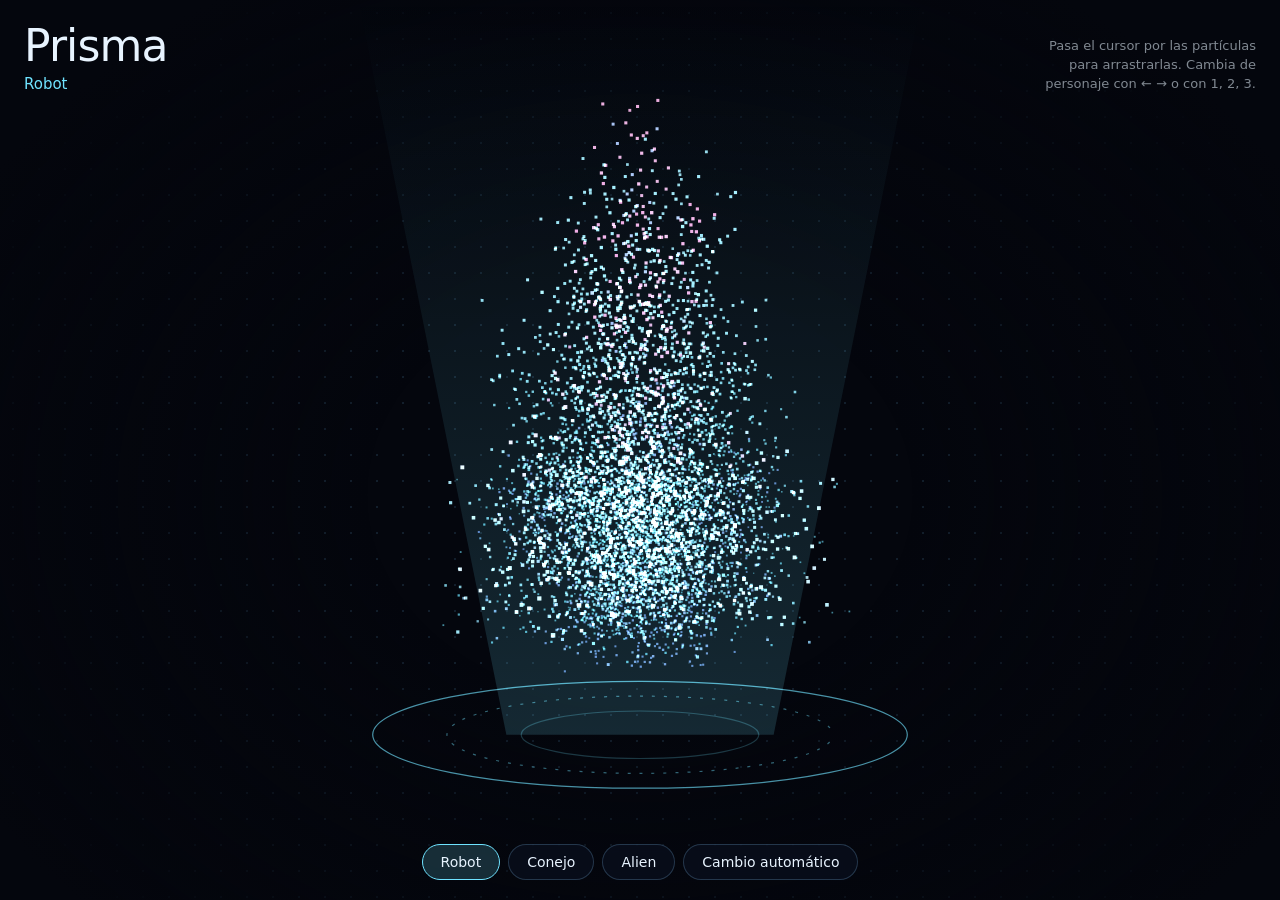
<file: particulas-prisma.html>
<!doctype html>
<html lang="es">
<head>
<meta charset="utf-8">
<meta name="viewport" content="width=device-width, initial-scale=1, viewport-fit=cover">
<title>Prisma: partículas que se vuelven personajes</title>
<style>
:root{color-scheme:dark;--bg:#04060d;--fg:#e8f4ff;--dim:rgba(232,244,255,.55);--acc:#6fe3ff;--line:rgba(140,210,255,.22)}
html,body{height:100%;margin:0;background:var(--bg);color:var(--fg);font-family:"Space Grotesk","Segoe UI",system-ui,sans-serif;overflow:hidden}
body{background-image:radial-gradient(rgba(120,200,255,.13) 1px,transparent 1.4px);background-size:26px 26px;-webkit-mask:none}
body::after{content:"";position:fixed;inset:0;background:radial-gradient(ellipse at 50% 55%,transparent 30%,var(--bg) 85%);pointer-events:none}
canvas{position:fixed;inset:0;width:100%;height:100%;touch-action:none;z-index:1}
header{position:fixed;z-index:2;left:0;right:0;top:0;padding:calc(20px + env(safe-area-inset-top,0px)) 24px 0;pointer-events:none}
h1{margin:0;font-size:clamp(26px,5vw,44px);font-weight:500;letter-spacing:-.02em}
#who{margin:4px 0 0;font-size:15px;color:var(--acc);transition:opacity .4s}
nav{position:fixed;z-index:2;left:0;right:0;bottom:0;display:flex;flex-wrap:wrap;justify-content:center;gap:8px;padding:0 16px calc(20px + env(safe-area-inset-bottom,0px))}
button{font:inherit;font-size:14px;color:var(--fg);background:rgba(10,18,34,.6);border:1px solid var(--line);border-radius:999px;padding:9px 18px;cursor:pointer;backdrop-filter:blur(6px);transition:background .2s,border-color .2s}
button:hover{border-color:var(--acc)}
button:focus-visible{outline:2px solid var(--acc);outline-offset:2px}
button.on{background:rgba(111,227,255,.18);border-color:var(--acc)}
#hint{position:fixed;z-index:2;right:24px;top:calc(24px + env(safe-area-inset-top,0px));max-width:230px;text-align:right;font-size:13px;line-height:1.45;color:var(--dim);pointer-events:none}
@media(max-width:640px){#hint{display:none}}
</style>
</head>
<body>
<header><h1>Prisma</h1><p id="who"></p></header>
<p id="hint">Pasa el cursor por las partículas para arrastrarlas. Cambia de personaje con ← → o con 1, 2, 3.</p>
<canvas id="c"></canvas>
<nav id="nav"></nav>
<script>
(function(){
const cv=document.getElementById('c'),ctx=cv.getContext('2d');
const reduce=matchMedia('(prefers-reduced-motion: reduce)').matches;
const N=innerWidth<700?3200:6000;
let W,H,dpr,sc,cx,cy;
function resize(){dpr=Math.min(devicePixelRatio||1,2);W=innerWidth;H=innerHeight;cv.width=W*dpr;cv.height=H*dpr;sc=Math.min(W*.4,H*.33);cx=W/2;cy=H*.46}
resize();addEventListener('resize',resize);

// [tipo, cx,cy,cz, a,b,c (medios ejes), color, refuerzo]  e=elipsoide b=caja
const CH=[
{name:'Robot',yc:.19,s:.95,pal:[[90,225,255],[110,150,255],[255,90,200],[235,250,255]],parts:[
['b',0,.62,0,.25,.2,.21,0,1],['e',-.12,.66,.22,.07,.07,.03,2,3],['e',.12,.66,.22,.07,.07,.03,2,3],
['e',0,1,0,.03,.12,.03,1,2],['e',0,1.12,0,.06,.06,.06,2,3],
['b',0,.05,0,.28,.3,.18,0,1],['b',0,.1,.19,.12,.1,.02,1,2],
['b',-.42,.05,0,.07,.28,.07,0,1],['b',.42,.05,0,.07,.28,.07,0,1],
['e',-.42,-.3,0,.09,.09,.09,1,2],['e',.42,-.3,0,.09,.09,.09,1,2],
['b',-.14,-.5,0,.09,.25,.09,0,1],['b',.14,-.5,0,.09,.25,.09,0,1],
['b',-.14,-.78,.05,.12,.05,.16,1,1],['b',.14,-.78,.05,.12,.05,.16,1,1]]},
{name:'Conejo',yc:.32,s:.88,pal:[[200,170,255],[255,150,210],[255,215,120],[255,245,250]],parts:[
['e',0,-.25,0,.45,.5,.4,0,1],['e',0,.45,.05,.34,.3,.3,0,1],
['e',-.14,1.05,0,.09,.4,.07,0,1],['e',.14,1.05,0,.09,.4,.07,0,1],
['e',-.14,1.05,.04,.05,.3,.03,1,2],['e',.14,1.05,.04,.05,.3,.03,1,2],
['e',-.12,.5,.31,.04,.05,.03,3,4],['e',.12,.5,.31,.04,.05,.03,3,4],['e',0,.4,.34,.05,.04,.03,1,4],
['e',0,-.4,-.42,.14,.14,.14,3,2],
['e',-.2,-.75,.15,.15,.07,.22,0,1],['e',.2,-.75,.15,.15,.07,.22,0,1],
['e',-.38,-.1,.1,.1,.25,.1,0,1],['e',.38,-.1,.1,.1,.25,.1,0,1],
['e',0,-.15,.38,.2,.28,.05,3,1]]},
{name:'Alien',yc:.16,s:.82,pal:[[110,255,170],[80,225,255],[255,90,200],[235,250,255]],parts:[
['e',0,.5,0,.55,.5,.45,0,1],['e',-.22,.5,.36,.16,.1,.07,2,4],['e',.22,.5,.36,.16,.1,.07,2,4],
['e',0,.22,.38,.06,.03,.03,3,3],['e',0,-.3,0,.25,.4,.2,0,1],
['e',-.38,-.25,0,.05,.3,.05,0,1],['e',.38,-.25,0,.05,.3,.05,0,1],
['e',-.2,1.05,0,.025,.2,.025,1,2],['e',.2,1.05,0,.025,.2,.025,1,2],
['e',-.2,1.3,0,.07,.07,.07,2,3],['e',.2,1.3,0,.07,.07,.07,2,3],
['e',-.1,-.8,0,.07,.25,.07,0,1],['e',.1,-.8,0,.07,.25,.07,0,1]]}
];

function sample(ch,n){
  const P=ch.parts,w=P.map(p=>(p[4]*p[5]+p[5]*p[6]+p[4]*p[6])*(p[0]=='b'?8:4.2)*p[8]);
  const tot=w.reduce((a,b)=>a+b,0),o=new Float32Array(n*4);
  for(let i=0;i<n;i++){
    let r=Math.random()*tot,k=0;while(r>w[k]&&k<P.length-1){r-=w[k];k++}
    const p=P[k],a=p[4],b=p[5],c=p[6];let x,y,z;
    if(p[0]=='e'){const u=Math.random()*2-1,t=Math.random()*6.2832,q=Math.sqrt(1-u*u);x=q*Math.cos(t)*a;y=u*b;z=q*Math.sin(t)*c}
    else{const fa=b*c,fb=a*c,fc=a*b,r2=Math.random()*(fa+fb+fc),s=Math.random()<.5?-1:1,u=Math.random()*2-1,v=Math.random()*2-1;
      if(r2<fa){x=s*a;y=u*b;z=v*c}else if(r2<fa+fb){y=s*b;x=u*a;z=v*c}else{z=s*c;x=u*a;y=v*b}}
    o[i*4]=(x+p[1])*ch.s;o[i*4+1]=(y+p[2]-ch.yc)*ch.s;o[i*4+2]=(z+p[3])*ch.s;o[i*4+3]=p[7];
  }
  return o;
}
const TG=CH.map(c=>sample(c,N));

const F=()=>new Float32Array(N);
const px=F(),py=F(),pz=F(),vx=F(),vy=F(),vz=F(),tx=F(),ty=F(),tz=F(),rel=F(),ox=F(),oy=F(),ovx=F(),ovy=F(),gl=F(),cr=F(),cg=F(),cb=F(),tr=F(),tg=F(),tb=F(),ph=F();
const pend=new Uint8Array(N);
let cur=0,now=0;
for(let i=0;i<N;i++){ // nacen en la base del proyector y brotan hacia arriba
  const a=Math.random()*6.283,r=Math.random()*.6;
  px[i]=Math.cos(a)*r;pz[i]=Math.sin(a)*r;py[i]=-1;
  vx[i]=(Math.random()-.5)*2;vz[i]=(Math.random()-.5)*2;vy[i]=2+Math.random()*4;
  rel[i]=Math.random()*1.1;pend[i]=1;ph[i]=Math.random()*6.283;
  cr[i]=tr[i]=111;cg[i]=tg[i]=227;cb[i]=tb[i]=255;
}

function go(k){
  cur=(k+CH.length)%CH.length;
  for(let i=0;i<N;i++){rel[i]=now+Math.random()*.55;pend[i]=1}
  document.getElementById('who').textContent=CH[cur].name;
  [...document.querySelectorAll('#nav button')].forEach((b,j)=>{b.classList.toggle('on',j==cur);b.setAttribute('aria-pressed',j==cur)});
  clearInterval(timer);if(auto&&!reduce)timer=setInterval(()=>go(cur+1),7500);
}
let auto=true,timer;
const nav=document.getElementById('nav');
CH.forEach((c,i)=>{const b=document.createElement('button');b.textContent=c.name;b.onclick=()=>go(i);nav.appendChild(b)});
const ab=document.createElement('button');ab.textContent='Cambio automático';ab.className=reduce?'':'on';
ab.onclick=()=>{auto=!auto;ab.classList.toggle('on',auto);go(cur)};nav.appendChild(ab);
addEventListener('keydown',e=>{if(e.key=='ArrowRight')go(cur+1);else if(e.key=='ArrowLeft')go(cur-1);else if(e.key>='1'&&e.key<='3')go(+e.key-1)});
go(0);

let mx=-999,my=-999,mvx=0,mvy=0,lx=0,ly=0;
addEventListener('pointermove',e=>{mvx=(e.clientX-lx)*.6+mvx*.4;mvy=(e.clientY-ly)*.6+mvy*.4;lx=mx=e.clientX;ly=my=e.clientY});
addEventListener('pointerleave',()=>{mx=my=-999});
addEventListener('pointerup',e=>{if(e.pointerType!='mouse')mx=my=-999});

function projector(t){
  const by=cy+sc*1.08,top=cy-sc*1.4;
  const g=ctx.createLinearGradient(0,by,0,top);g.addColorStop(0,'rgba(111,227,255,.16)');g.addColorStop(1,'rgba(111,227,255,0)');
  ctx.fillStyle=g;ctx.beginPath();ctx.moveTo(cx-.45*sc,by);ctx.lineTo(cx+.45*sc,by);ctx.lineTo(cx+.95*sc,top);ctx.lineTo(cx-.95*sc,top);ctx.fill();
  const rg=ctx.createRadialGradient(cx,by,0,cx,by,sc);rg.addColorStop(0,'rgba(111,227,255,.35)');rg.addColorStop(1,'rgba(111,227,255,0)');
  ctx.save();ctx.translate(cx,by);ctx.scale(1,.2);ctx.fillStyle=rg;ctx.beginPath();ctx.arc(0,0,sc,0,6.283);ctx.fill();ctx.restore();
  ctx.lineWidth=1.2;
  [.9,.65,.4].forEach((r,i)=>{
    ctx.strokeStyle='rgba(111,227,255,'+(.55-i*.12+Math.sin(t*2-i)*.1)+')';
    ctx.setLineDash(i==1?[3,9]:[]);ctx.lineDashOffset=-t*20*(i+1);
    ctx.beginPath();ctx.ellipse(cx,by,r*sc,r*sc*.2,0,0,6.283);ctx.stroke();
  });
  ctx.setLineDash([]);
}

let last=performance.now();
function frame(t){
  let dt=Math.min((t-last)/1000,.033);last=t;now+=dt;
  mvx*=.9;mvy*=.9;
  ctx.setTransform(dpr,0,0,dpr,0,0);ctx.clearRect(0,0,W,H);
  ctx.globalCompositeOperation='lighter';
  projector(now);
  const yaw=now*(reduce?.08:.35),ca=Math.cos(yaw),sa=Math.sin(yaw);
  const T=TG[cur],damp=Math.exp(-dt*5),od=Math.exp(-dt*4),R=Math.min(130,W*.25),R2=R*R,ck=Math.min(1,dt*4);
  for(let i=0;i<N;i++){
    if(pend[i]&&now>=rel[i]){
      const j=i*4;tx[i]=T[j];ty[i]=T[j+1];tz[i]=T[j+2];
      const c=CH[cur].pal[T[j+3]|0];tr[i]=c[0];tg[i]=c[1];tb[i]=c[2];pend[i]=0;
    }
    if(!pend[i]||now>rel[i]){
      const wob=Math.sin(now*1.3+ph[i])*.012;
      const dx=tx[i]+wob-px[i],dy=ty[i]+Math.cos(now*1.1+ph[i])*.012-py[i],dz=tz[i]+wob-pz[i];
      const d=Math.sqrt(dx*dx+dy*dy+dz*dz);
      vx[i]+=dx*22*dt;vy[i]+=dy*22*dt;vz[i]+=dz*22*dt;
      if(d>.15){const s=Math.min(d,1.5)*2.2*dt;vx[i]+=-pz[i]*s;vz[i]+=px[i]*s}
      const gt=Math.min(1,d*.8);if(gt>gl[i])gl[i]=gt;
    }
    vx[i]*=damp;vy[i]*=damp;vz[i]*=damp;
    px[i]+=vx[i]*dt;py[i]+=vy[i]*dt;pz[i]+=vz[i]*dt;
    const xr=px[i]*ca+pz[i]*sa,zr=-px[i]*sa+pz[i]*ca,f=4.5/(4.5-zr);
    let sx=cx+xr*sc*f+ox[i],sy=cy-py[i]*sc*f+oy[i];
    const ddx=sx-mx,ddy=sy-my,d2=ddx*ddx+ddy*ddy;
    if(d2<R2){const d=Math.sqrt(d2)+.01,k=1-d/R;ovx[i]+=(ddx/d)*k*1500*dt+mvx*k*dt*40;ovy[i]+=(ddy/d)*k*1500*dt+mvy*k*dt*40;if(k>gl[i])gl[i]=k}
    ovx[i]+=-ox[i]*16*dt;ovy[i]+=-oy[i]*16*dt;ovx[i]*=od;ovy[i]*=od;ox[i]+=ovx[i]*dt;oy[i]+=ovy[i]*dt;
    const g=gl[i];gl[i]=g>0?g-dt*.9:0;
    cr[i]+=(tr[i]-cr[i])*ck;cg[i]+=(tg[i]-cg[i])*ck;cb[i]+=(tb[i]-cb[i])*ck;
    const dep=Math.max(0,Math.min(1,(zr+1.1)/2.2)),m=g*.7;
    const a=Math.min(1,.28+.6*dep+g*.5),s=(1.1+1.3*dep+g*1.8)*f;
    ctx.fillStyle='rgba('+((cr[i]+(255-cr[i])*m)|0)+','+((cg[i]+(255-cg[i])*m)|0)+','+((cb[i]+(255-cb[i])*m)|0)+','+a.toFixed(2)+')';
    ctx.fillRect(sx-s/2,sy-s/2,s,s);
  }
  requestAnimationFrame(frame);
}
requestAnimationFrame(frame);
})();
</script>
</body>
</html>
</file>
<file: pixel-os/style.css>
* { box-sizing: border-box; margin: 0; padding: 0; }
body {
  font-family: Tahoma, Arial, sans-serif;
  font-size: 13px;
  overflow: hidden;
  height: 100vh;
  width: 100vw;
  background-color: var(--bg-color, #008080);
  background-image: var(--bg-image, none);
  background-size: cover;
  background-position: center;
  user-select: none;
}

/* ICONOS */
#desktop {
  width: 100%;
  height: calc(100% - 40px);
  padding: 15px;
  display: flex;
  flex-direction: column;
  flex-wrap: wrap;
  align-content: flex-start;
  gap: 8px;
}
.desktop-icon {
  display: flex;
  flex-direction: column;
  align-items: center;
  width: 80px;
  padding: 4px;
  cursor: pointer;
  color: #fff;
  text-align: center;
  font-size: 12px;
  text-shadow: 1px 1px 1px #000;
  border: 1px dashed transparent;
  outline: none;
}
.desktop-icon:hover, .desktop-icon:focus {
  background: rgba(0,0,128,0.3);
  border-color: #fff;
}
.desktop-icon.selected {
  background: rgba(0,0,128,0.5);
  border-color: #fff;
}
.icon-img {
  width: 32px;
  height: 32px;
  margin-bottom: 4px;
  image-rendering: pixelated;
  background-color: #c0c0c0;
  border: 1px solid #000;
  box-shadow: inset 2px 2px #fff, inset -2px -2px #404040;
}
.icon-pc { background: #4a90d9; }
.icon-notes { background: #f5e6c8; }
.icon-gallery { background: #d94a90; }
.icon-control { background: #90d94a; }
.icon-trash { background: #666; }

/* VENTANAS */
.window {
  position: absolute;
  min-width: 250px;
  min-height: 150px;
  background: #c0c0c0;
  border: 2px solid #fff;
  border-right-color: #404040;
  border-bottom-color: #404040;
  display: flex;
  flex-direction: column;
  box-shadow: 2px 2px 0 rgba(0,0,0,0.4);
  z-index: 10;
}
.window.maximized { top: 0 !important; left: 0 !important; width: 100% !important; height: calc(100% - 40px) !important; }
.title-bar {
  background: #000080;
  color: #fff;
  padding: 3px 4px;
  display: flex;
  justify-content: space-between;
  align-items: center;
  font-weight: bold;
  font-size: 12px;
  cursor: move;
}
.title-bar.inactive { background: #808080; }
.window-controls { display: flex; gap: 2px; }
.win-btn {
  width: 18px; height: 16px;
  background: #c0c0c0;
  border: 1px solid #fff;
  border-right-color: #404040;
  border-bottom-color: #404040;
  font-size: 10px;
  font-weight: bold;
  cursor: pointer;
  display: flex; align-items: center; justify-content: center;
  padding: 0;
}
.win-btn:active {
  border-color: #404040 #fff #fff #404040;
}
.window-content {
  flex: 1;
  background: #c0c0c0;
  border: 1px solid #404040;
  border-top-color: #fff;
  border-left-color: #fff;
  margin: 2px;
  overflow: auto;
  padding: 6px;
}

/* BARRA DE TAREAS */
#taskbar {
  position: fixed; bottom: 0; left: 0;
  width: 100%; height: 40px;
  background: #c0c0c0;
  border-top: 2px solid #fff;
  display: flex; align-items: center;
  padding: 0 4px; gap: 4px;
  z-index: 1000;
}
.retro-button {
  background: #c0c0c0;
  border: 2px solid #fff;
  border-right-color: #404040;
  border-bottom-color: #404040;
  padding: 4px 10px;
  font-weight: bold;
  cursor: pointer;
  font-size: 12px;
  font-family: inherit;
}
.retro-button:active, .retro-button.active {
  border-color: #404040 #fff #fff #404040;
}
#taskbar-apps { display: flex; gap: 4px; flex-grow: 1; overflow: hidden; }
.taskbar-item {
  background: #c0c0c0;
  border: 2px solid #fff;
  border-right-color: #404040;
  border-bottom-color: #404040;
  padding: 4px 8px;
  font-size: 12px;
  cursor: pointer;
  min-width: 90px;
  max-width: 160px;
  text-align: left;
  white-space: nowrap;
  overflow: hidden;
  text-overflow: ellipsis;
}
.taskbar-item.active { border-color: #404040 #fff #fff #404040; background: #a0a0a0; }
#clock {
  background: #c0c0c0;
  border: 1px solid #404040;
  border-top-color: #fff;
  border-left-color: #fff;
  padding: 4px 10px;
  font-size: 12px;
  margin-left: auto;
}

/* MENÚS */
#start-menu, #context-menu {
  position: fixed;
  background: #c0c0c0;
  border: 2px solid #fff;
  border-right-color: #404040;
  border-bottom-color: #404040;
  display: flex; flex-direction: column;
  z-index: 2000;
  min-width: 180px;
}
#start-menu { bottom: 40px; left: 0; }
#context-menu { position: absolute; }
.hidden { display: none !important; }
.menu-header {
  background: linear-gradient(90deg, #000080, #1084d0);
  color: #fff;
  font-weight: bold;
  padding: 6px 10px;
  font-size: 13px;
}
.menu-item { padding: 6px 14px; cursor: pointer; font-size: 13px; }
.menu-item:hover { background: #000080; color: #fff; }
.menu-separator { height: 2px; background: #404040; border-bottom: 1px solid #fff; margin: 3px 0; }

/* APAGADO */
#shutdown-screen {
  position: fixed; inset: 0;
  background: #000; color: #ffb000;
  display: flex; flex-direction: column;
  align-items: center; justify-content: center;
  font-family: monospace; font-size: 22px;
  gap: 20px; z-index: 9999;
}

/* APPS INTERNAS */
textarea.notepad {
  width: 100%; height: 100%;
  resize: none; border: none; outline: none;
  font-family: 'Courier New', monospace;
  font-size: 13px;
  background: #fff;
  padding: 6px;
}
.notepad-bar {
  display: flex; gap: 4px; margin-bottom: 4px;
}
.gallery-grid {
  display: grid;
  grid-template-columns: repeat(auto-fill, minmax(80px, 1fr));
  gap: 8px;
}
.gallery-item {
  aspect-ratio: 1;
  background: #000;
  cursor: pointer;
  border: 2px solid #fff;
  border-right-color: #404040;
  border-bottom-color: #404040;
  image-rendering: pixelated;
  display: flex; align-items: center; justify-content: center;
  font-size: 30px;
}
.gallery-item:hover { outline: 2px solid #000080; }
.gallery-viewer {
  width: 100%; height: 100%;
  display: flex; flex-direction: column;
  align-items: center; justify-content: center;
  background: #000;
}
.gallery-viewer .big-sprite { font-size: 100px; }
.file-list { list-style: none; font-size: 13px; }
.file-list li { padding: 2px 4px; cursor: default; }
.file-list li:hover { background: #000080; color: #fff; }
.control-group { margin-bottom: 10px; padding: 6px; border: 1px solid #808080; }
.control-group h4 { margin-bottom: 6px; font-size: 12px; }
.bg-swatches { display: flex; gap: 6px; flex-wrap: wrap; }
.bg-swatch {
  width: 30px; height: 30px;
  border: 2px solid #fff;
  border-right-color: #404040;
  border-bottom-color: #404040;
  cursor: pointer;
}

/* RESPONSIVE */
@media (max-width: 600px) {
  .window { width: 95% !important; left: 2.5% !important; }
  #desktop { padding: 8px; gap: 4px; }
  .desktop-icon { width: 64px; font-size: 10px; }
  .taskbar-item { min-width: 60px; font-size: 10px; }
}
</file>
